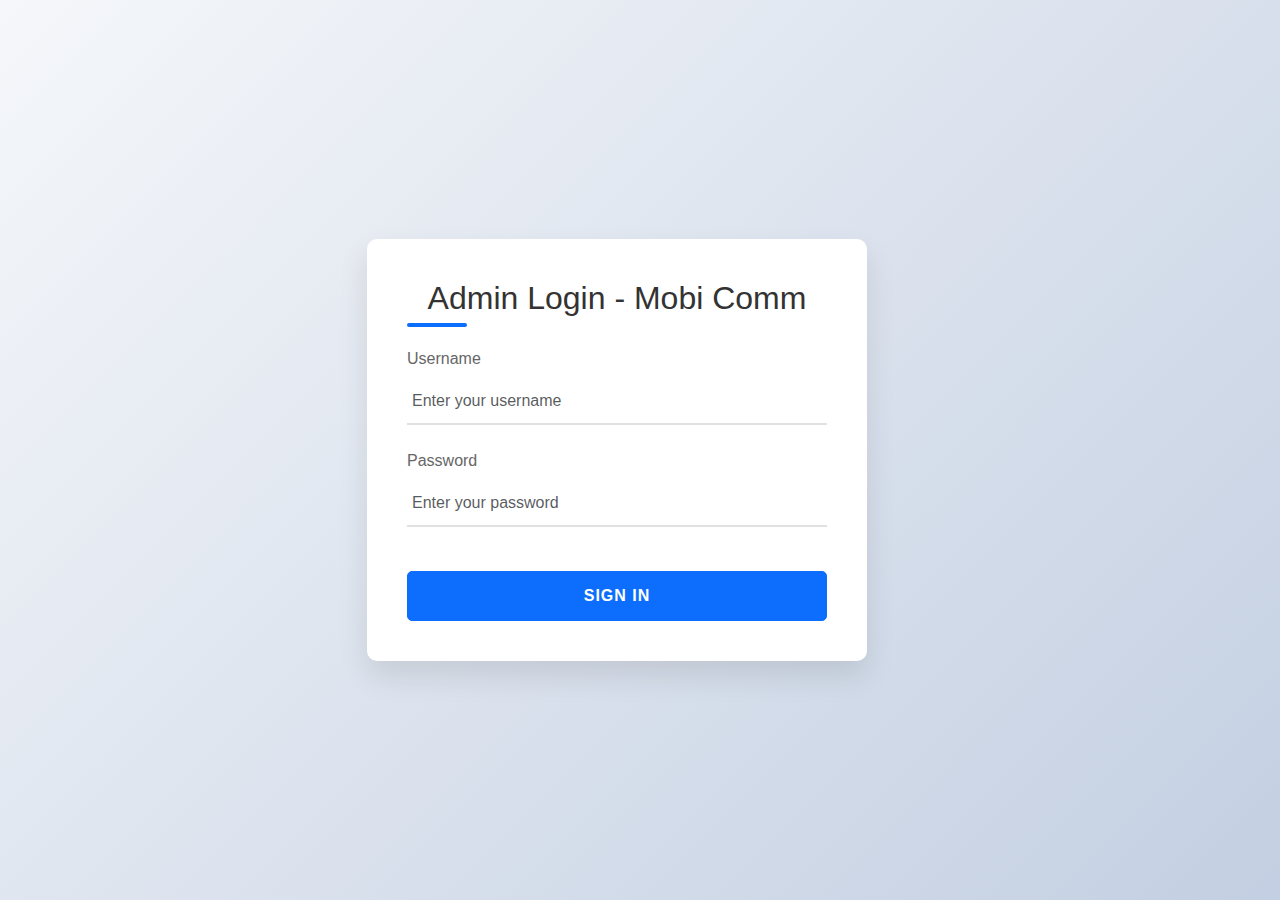
<file: adminHTML2/adminDashboard.html>
<!DOCTYPE html>
<html lang="en">
<head>
    <meta charset="UTF-8">
    <meta name="viewport" content="width=device-width, initial-scale=1.0">
    <title>Mobi Comm Admin Dashboard</title>
    <link href="https://cdn.jsdelivr.net/npm/bootstrap@5.3.3/dist/css/bootstrap.min.css" rel="stylesheet">
    <link rel="stylesheet" href="https://cdn.jsdelivr.net/npm/bootstrap-icons@1.11.3/font/bootstrap-icons.min.css">
    <style>
        :root {
            --primary: #3a86ff;
            --text-dark: #212529;
            --text-light: #6c757d;
            --warning: #ffc107;
            --success: #20c997;
            --danger: #dc3545;
        }

        body {
            background-color: #f8f9fa;
            color: var(--text-dark);
            min-height: 100vh;
        }

        .navbar-brand {
            color: var(--primary) !important;
            font-weight: 600;
        }

        .user-avatar {
            width: 32px;
            height: 32px;
            border-radius: 50%;
            background-color: var(--primary);
            color: white;
            display: flex;
            align-items: center;
            justify-content: center;
        }

        .sidebar {
            position: fixed;
            top: 56px;
            bottom: 0;
            width: 240px;
            background-color: white;
            box-shadow: 0 .125rem .25rem rgba(0,0,0,.075);
            z-index: 1000;
            transition: transform 0.3s ease;
            overflow-y: auto;
        }

        .sidebar .nav-link {
            color: var(--text-light);
            padding: 0.75rem 1.5rem;
            display: flex;
            align-items: center;
            gap: 0.75rem;
        }

        .sidebar .nav-link:hover {
            background-color: rgba(58, 134, 255, 0.05);
            color: var(--primary);
        }

        .sidebar .nav-link.active {
            color: var(--primary);
            border-left: 3px solid var(--primary);
            background-color: rgba(58, 134, 255, 0.1);
        }

        .main-content {
            margin-left: 240px;
            padding: 1.5rem;
            margin-top: 56px;
        }

        .search-icon {
            position: absolute;
            left: 10px;
            top: 50%;
            transform: translateY(-50%);
            color: var(--text-light);
        }

        @media (max-width: 991.98px) {
            .sidebar {
                transform: translateX(-100%);
            }

            .sidebar.show {
                transform: translateX(0);
            }

            .main-content {
                margin-left: 0;
            }
        }

        /* Dashboard cards */
        .stat-card {
            border-radius: 0.5rem;
            border-left: 4px solid var(--primary);
            transition: transform 0.2s;
        }
        
        .stat-card:hover {
            transform: translateY(-5px);
        }
        
        .stat-icon {
            width: 48px;
            height: 48px;
            border-radius: 50%;
            background-color: rgba(58, 134, 255, 0.1);
            color: var(--primary);
            display: flex;
            align-items: center;
            justify-content: center;
        }

        .stat-card.warning {
            border-left-color: var(--warning);
        }
        
        .stat-card.warning .stat-icon {
            background-color: rgba(255, 193, 7, 0.1);
            color: var(--warning);
        }
        
        .stat-card.success {
            border-left-color: var(--success);
        }
        
        .stat-card.success .stat-icon {
            background-color: rgba(32, 201, 151, 0.1);
            color: var(--success);
        }

        .expiring-badge {
            background-color: var(--warning);
            color: #212529;
        }

        .table-responsive {
            border-radius: 0.5rem;
            overflow-x: auto;
            -webkit-overflow-scrolling: touch;
        }

        .dashboard-table {
            min-width: 100%;
            margin-bottom: 0;
        }

        .dashboard-table th {
            background-color: #f8f9fa;
            font-weight: 600;
            white-space: nowrap;
        }

        .dashboard-table td {
            white-space: nowrap;
            vertical-align: middle;
        }

        /* Modal styles */
        .modal-content {
            border-radius: 0.5rem;
        }

        .modal-header {
            background-color: var(--primary);
            color: white;
        }

        .modal-header .btn-close {
            filter: invert(1);
        }

        .modal-body {
            white-space: pre-wrap;
        }

        /* Responsive adjustments */
        @media (max-width: 768px) {
            .dashboard-table .hide-on-mobile {
                display: none;
            }

            .dashboard-table td, .dashboard-table th {
                font-size: 0.875rem;
            }

            .stat-card {
                text-align: center;
            }

            .stat-card .stat-icon {
                margin: 0 auto 1rem;
            }
        }

        @media (max-width: 576px) {
            .dashboard-table td, .dashboard-table th {
                font-size: 0.75rem;
                padding: 0.5rem;
            }

            .btn-sm {
                padding: 0.25rem 0.5rem;
                font-size: 0.75rem;
            }
        }
    </style>
</head>
<body>
    <!-- Navbar -->
    <nav class="navbar navbar-expand-lg navbar-light bg-white fixed-top shadow-sm">
        <div class="container-fluid">
            <button class="btn d-lg-none border-0" type="button" id="sidebarToggle" aria-label="Toggle navigation">
                <i class="bi bi-list"></i>
            </button>
            
            <a class="navbar-brand d-flex align-items-center gap-2 ms-2" href="#">
                <i class="bi bi-box"></i>
                <span>Mobi Comm</span>
            </a>
            
            <div class="ms-auto d-flex align-items-center gap-3">
                <div class="d-none d-md-block position-relative">
                    <i class="bi bi-search search-icon"></i>
                    <input type="text" class="form-control ps-4 rounded-pill" style="width: 220px;" placeholder="Search...">
                </div>
                
                <div class="dropdown">
                    <div class="d-flex align-items-center gap-2" role="button" id="userDropdown" data-bs-toggle="dropdown" aria-expanded="false">
                        <div class="user-avatar">A</div>
                        <span class="d-none d-md-inline">Admin</span>
                        <i class="bi bi-chevron-down small ms-1"></i>
                    </div>
                    <ul class="dropdown-menu dropdown-menu-end shadow" aria-labelledby="userDropdown">
                        <li><a class="dropdown-item" href="#"><i class="bi bi-person me-2"></i>Profile</a></li>
                        <li><a class="dropdown-item" href="#"><i class="bi bi-gear me-2"></i>Settings</a></li>
                        <li><hr class="dropdown-divider"></li>
                        <li><a class="dropdown-item" href="#" onclick="logout()"><i class="bi bi-box-arrow-right me-2"></i>Logout</a></li>
                    </ul>
                </div>
            </div>
        </div>
    </nav>

    <!-- Sidebar -->
    <aside class="sidebar" id="sidebar">
        <div class="py-2">
            <nav class="nav flex-column">
                <a class="nav-link active" href="adminDashboard.html">
                    <i class="bi bi-grid-1x2-fill"></i>
                    Dashboard
                </a>
                <a class="nav-link" href="planManagement.html">
                    <i class="bi bi-box"></i>
                    Plan Management
                </a>
                <a class="nav-link" href="userManagement.html">
                    <i class="bi bi-people"></i>
                    User Management
                </a>
                <a class="nav-link" href="analytics.html">
                    <i class="bi bi-bar-chart"></i>
                    Analytics
                </a>
                <a class="nav-link" href="adminProfile.html">
                    <i class="bi bi-person-circle"></i>
                    Profile
                </a>
                <a class="nav-link" href="#" onclick="logout()">
                    <i class="bi bi-box-arrow-right"></i>
                    Logout
                </a>
            </nav>
        </div>
    </aside>

    <!-- Main Content -->
    <main class="main-content">
        <div class="container-fluid">
            <!-- Page Header -->
            <div class="d-flex justify-content-between align-items-center mb-4 flex-wrap">
                <h4 class="mb-0">Dashboard Overview</h4>
                <div class="mt-2 mt-lg-0">
                    <button class="btn btn-sm btn-outline-primary me-2" onclick="exportData()">
                        <i class="bi bi-download me-1"></i> Export
                    </button>
                    <button class="btn btn-sm btn-primary" onclick="fetchDashboardData()">
                        <i class="bi bi-arrow-repeat me-1"></i> Refresh
                    </button>
                </div>
            </div>

            <!-- Stats Cards -->
            <div class="row g-4 mb-4">
                <!-- Total Subscribers -->
                <div class="col-md-3 col-sm-6">
                    <div class="card stat-card shadow-sm h-100">
                        <div class="card-body d-flex align-items-center">
                            <div class="stat-icon me-3">
                                <i class="bi bi-people-fill fs-4"></i>
                            </div>
                            <div>
                                <h6 class="text-muted mb-1">Total Subscribers</h6>
                                <h3 class="fw-bold mb-0" id="totalSubscribers">0</h3>
                            </div>
                        </div>
                    </div>
                </div>

                <!-- Plans Expiring Within 3 Days -->
                <div class="col-md-3 col-sm-6">
                    <div class="card stat-card warning shadow-sm h-100">
                        <div class="card-body d-flex align-items-center">
                            <div class="stat-icon me-3">
                                <i class="bi bi-hourglass-split fs-4"></i>
                            </div>
                            <div>
                                <h6 class="text-muted mb-1">Plans Expiring Soon</h6>
                                <h3 class="fw-bold mb-0" id="expiringPlans">0</h3>
                            </div>
                        </div>
                    </div>
                </div>

                <!-- Recent Transactions -->
                <div class="col-md-3 col-sm-6">
                    <div class="card stat-card warning shadow-sm h-100">
                        <div class="card-body d-flex align-items-center">
                            <div class="stat-icon me-3">
                                <i class="bi bi-alarm-fill fs-4"></i>
                            </div>
                            <div>
                                <h6 class="text-muted mb-1">Recent Transactions</h6>
                                <h3 class="fw-bold mb-0" id="recentTransactions">0</h3>
                            </div>
                        </div>
                    </div>
                </div>

                <!-- Active Plans -->
                <div class="col-md-3 col-sm-6">
                    <div class="card stat-card success shadow-sm h-100">
                        <div class="card-body d-flex align-items-center">
                            <div class="stat-icon me-3">
                                <i class="bi bi-check-circle-fill fs-4"></i>
                            </div>
                            <div>
                                <h6 class="text-muted mb-1">Active Plans</h6>
                                <h3 class="fw-bold mb-0" id="activePlans">0</h3>
                            </div>
                        </div>
                    </div>
                </div>
            </div>

            <!-- Expiring Subscribers Table -->
            <div class="card shadow-sm mb-4">
                <div class="card-header bg-white py-3">
                    <div class="d-flex justify-content-between align-items-center flex-wrap">
                        <h5 class="mb-0">
                            <i class="bi bi-hourglass-split me-2 text-warning"></i>
                            Subscribers with Plans Expiring Within 3 Days
                        </h5>
                        <div class="mt-2 mt-md-0 position-relative">
                            <i class="bi bi-search search-icon"></i>
                            <input type="text" class="form-control form-control-sm ps-4" id="expiringSearch" placeholder="Search subscriber...">
                        </div>
                    </div>
                </div>
                <div class="card-body p-0">
                    <div class="table-responsive">
                        <table class="table table-hover dashboard-table">
                            <thead>
                                <tr>
                                    <th>ID</th>
                                    <th>Name</th>
                                    <th>Mobile</th>
                                    <th>Plan</th>
                                    <th>Expiry Date</th>
                                    <th>Days Left</th>
                                    <th class="hide-on-mobile">Actions</th>
                                </tr>
                            </thead>
                            <tbody id="expiringSubscribersList">
                                <tr>
                                    <td colspan="7" class="text-center py-3">Loading data...</td>
                                </tr>
                            </tbody>
                        </table>
                    </div>
                </div>
            </div>

            <!-- Recent Transactions Table -->
            <div class="card shadow-sm mb-4">
                <div class="card-header bg-white py-3">
                    <div class="d-flex justify-content-between align-items-center flex-wrap">
                        <h5 class="mb-0">
                            <i class="bi bi-clock-history me-2 text-warning"></i>
                            Recent Recharge Transactions
                        </h5>
                        <div class="mt-2 mt-md-0 position-relative">
                            <i class="bi bi-search search-icon"></i>
                            <input type="text" class="form-control form-control-sm ps-4" id="transactionSearch" placeholder="Search mobile number...">
                        </div>
                    </div>
                </div>
                <div class="card-body p-0">
                    <div class="table-responsive">
                        <table class="table table-hover dashboard-table">
                            <thead>
                                <tr>
                                    <th>Transaction ID</th>
                                    <th>Subscriber</th>
                                    <th>Mobile Number</th>
                                    <th>Plan</th>
                                    <th>Amount</th>
                                    <th>Date</th>
                                    <th>Status</th>
                                    <th class="hide-on-mobile">Actions</th>
                                </tr>
                            </thead>
                            <tbody id="recentTransactionsList">
                                <tr>
                                    <td colspan="8" class="text-center py-3">Loading data...</td>
                                </tr>
                            </tbody>
                        </table>
                    </div>
                </div>
            </div>
            
            <!-- Subscribers Table -->
            <div class="card shadow-sm">
                <div class="card-header bg-white py-3">
                    <div class="d-flex justify-content-between align-items-center flex-wrap">
                        <h5 class="mb-0">
                            <i class="bi bi-people me-2 text-primary"></i>
                            All Subscribers
                        </h5>
                        <div class="mt-2 mt-md-0 position-relative">
                            <i class="bi bi-search search-icon"></i>
                            <input type="text" class="form-control form-control-sm ps-4" id="subscriberSearch" placeholder="Search subscriber...">
                        </div>
                    </div>
                </div>
                <div class="card-body p-0">
                    <div class="table-responsive">
                        <table class="table table-hover dashboard-table">
                            <thead>
                                <tr>
                                    <th>ID</th>
                                    <th>Name</th>
                                    <th>Mobile</th>
                                    <th>Email</th>
                                    <th>Operator</th>
                                    <th class="hide-on-mobile">Actions</th>
                                </tr>
                            </thead>
                            <tbody id="subscribersList">
                                <tr>
                                    <td colspan="6" class="text-center py-3">Loading data...</td>
                                </tr>
                            </tbody>
                        </table>
                    </div>
                </div>
            </div>
        </div>
    </main>

    <!-- Notification Modal -->
    <div class="modal fade" id="notificationModal" tabindex="-1" aria-labelledby="notificationModalLabel" aria-hidden="true">
        <div class="modal-dialog">
            <div class="modal-content">
                <div class="modal-header">
                    <h5 class="modal-title" id="notificationModalLabel">Notification Status</h5>
                    <button type="button" class="btn-close" data-bs-dismiss="modal" aria-label="Close"></button>
                </div>
                <div class="modal-body" id="notificationModalBody">
                    <!-- Notification message will be inserted here -->
                </div>
                <div class="modal-footer">
                    <button type="button" class="btn btn-primary" data-bs-dismiss="modal">Close</button>
                </div>
            </div>
        </div>
    </div>

    <script src="https://cdn.jsdelivr.net/npm/bootstrap@5.3.3/dist/js/bootstrap.bundle.min.js"></script>
    <script>
        // Constants
        const API_URL = 'http://localhost:8015';

        // Utility function to get headers with authorization token
        const headers = () => ({
            'Content-Type': 'application/json',
            'Authorization': `Bearer ${localStorage.getItem('mobi_comm_auth_token')}`
        });

        function checkAuth() {
            const token = localStorage.getItem('mobi_comm_auth_token');
            const role = localStorage.getItem('user_role');
            if (!token || role !== 'ROLE_ADMIN') {
                window.location.href = 'adminLogin.html';
                return false;
            }
            return true;
        }

        function logout() {
            localStorage.removeItem('mobi_comm_auth_token');
            localStorage.removeItem('user_role');
            window.location.href = 'adminLogin.html';
        }

        async function fetchDashboardData() {
            if (!checkAuth()) return;

            try {
                showLoadingState();

                const [subscribersRes, plansRes, transactionsRes] = await Promise.all([
                    fetch(`${API_URL}/api/subscribers/allsubscribers`, { headers: headers() }),
                    fetch(`${API_URL}/api/plans`, { headers: headers() }),
                    fetchAllTransactions()
                ]);

                if (!subscribersRes.ok || !plansRes.ok) {
                    throw new Error('Failed to fetch dashboard data');
                }

                const subscribers = await subscribersRes.json();
                const plans = await plansRes.json();
                const transactions = transactionsRes;

                const expiringSubscribers = await fetchExpiringSubscribers(subscribers, transactions);

                updateDashboardUI({
                    totalSubscribers: subscribers.length,
                    expiringPlans: expiringSubscribers.length,
                    recentTransactions: transactions.length,
                    activePlans: plans.filter(plan => plan.status === 'Active').length,
                    subscribers,
                    transactions,
                    expiringSubscribers
                });
            } catch (error) {
                console.error('Error fetching dashboard data:', error);
                showModal('Error', 'Failed to load dashboard data. Please check your connection and try again.', 'danger');
                resetUIOnError();
            }
        }

        async function fetchAllTransactions() {
            try {
                const allTransactions = [];
                const subscribersRes = await fetch(`${API_URL}/api/subscribers/allsubscribers`, { headers: headers() });
                if (!subscribersRes.ok) throw new Error('Failed to fetch subscribers');

                const subscribers = await subscribersRes.json();

                const transactionPromises = subscribers.map(async subscriber => {
                    try {
                        const response = await fetch(`${API_URL}/api/recharge/subscriber/${subscriber.id}`, { 
                            headers: headers() 
                        });
                        if (response.ok) {
                            const transactions = await response.json();
                            return transactions;
                        }
                        return [];
                    } catch (error) {
                        console.error(`Error fetching transactions for subscriber ${subscriber.id}:`, error);
                        return [];
                    }
                });

                const results = await Promise.all(transactionPromises);
                results.forEach(transactions => {
                    if (Array.isArray(transactions)) {
                        allTransactions.push(...transactions);
                    }
                });

                return allTransactions.sort((a, b) => new Date(b.rechargeDate) - new Date(a.rechargeDate));
            } catch (error) {
                console.error('Error fetching all transactions:', error);
                return [];
            }
        }

        async function fetchExpiringSubscribers(subscribers, transactions) {
            const expiringSubscribers = [];
            const today = new Date();
            const threeDaysFromNow = new Date(today);
            threeDaysFromNow.setDate(today.getDate() + 3);

            for (const subscriber of subscribers) {
                const subscriberTransactions = transactions.filter(t => t.subscriber?.id === subscriber.id);
                if (subscriberTransactions.length > 0) {
                    const latestTransaction = subscriberTransactions.sort((a, b) => 
                        new Date(b.rechargeDate) - new Date(a.rechargeDate))[0];
                    
                    const plan = latestTransaction.plan;
                    if (plan && plan.validity) {
                        const rechargeDate = new Date(latestTransaction.rechargeDate);
                        const validityDays = parseInt(plan.validity.match(/\d+/)?.[0]) || 0;
                        const expiryDate = new Date(rechargeDate);
                        expiryDate.setDate(rechargeDate.getDate() + validityDays);

                        const daysLeft = Math.ceil((expiryDate - today) / (1000 * 60 * 60 * 24));
                        if (daysLeft >= 0 && expiryDate <= threeDaysFromNow) {
                            expiringSubscribers.push({
                                ...subscriber,
                                planName: plan.planName,
                                expiryDate: expiryDate,
                                daysLeft: daysLeft,
                                transaction: latestTransaction
                            });
                        }
                    }
                }
            }
            return expiringSubscribers;
        }

        function showLoadingState() {
            document.getElementById('expiringSubscribersList').innerHTML = 
                '<tr><td colspan="7" class="text-center py-3"><div class="spinner-border spinner-border-sm text-primary me-2" role="status"></div> Loading expiring subscribers...</td></tr>';
            document.getElementById('recentTransactionsList').innerHTML = 
                '<tr><td colspan="8" class="text-center py-3"><div class="spinner-border spinner-border-sm text-primary me-2" role="status"></div> Loading transactions...</td></tr>';
            document.getElementById('subscribersList').innerHTML = 
                '<tr><td colspan="6" class="text-center py-3"><div class="spinner-border spinner-border-sm text-primary me-2" role="status"></div> Loading subscribers...</td></tr>';
        }

        function resetUIOnError() {
            document.getElementById('totalSubscribers').textContent = '0';
            document.getElementById('expiringPlans').textContent = '0';
            document.getElementById('recentTransactions').textContent = '0';
            document.getElementById('activePlans').textContent = '0';
            document.getElementById('expiringSubscribersList').innerHTML = 
                '<tr><td colspan="7" class="text-center py-3">Failed to load data</td></tr>';
            document.getElementById('recentTransactionsList').innerHTML = 
                '<tr><td colspan="8" class="text-center py-3">Failed to load data</td></tr>';
            document.getElementById('subscribersList').innerHTML = 
                '<tr><td colspan="6" class="text-center py-3">Failed to load data</td></tr>';
        }

        function updateDashboardUI(data) {
            document.getElementById('totalSubscribers').textContent = data.totalSubscribers.toLocaleString();
            document.getElementById('expiringPlans').textContent = data.expiringPlans.toLocaleString();
            document.getElementById('recentTransactions').textContent = data.recentTransactions.toLocaleString();
            document.getElementById('activePlans').textContent = data.activePlans.toLocaleString();

            const expiringSubscribersList = document.getElementById('expiringSubscribersList');
            if (data.expiringSubscribers.length === 0) {
                expiringSubscribersList.innerHTML = '<tr><td colspan="7" class="text-center py-3">No subscribers with plans expiring soon</td></tr>';
            } else {
                expiringSubscribersList.innerHTML = data.expiringSubscribers.map(sub => `
                    <tr>
                        <td>${sub.id}</td>
                        <td>${sub.name}</td>
                        <td>${sub.mobile}</td>
                        <td>${sub.planName || 'N/A'}</td>
                        <td>${formatDate(sub.expiryDate)}</td>
                        <td><span class="badge bg-warning">${sub.daysLeft} day${sub.daysLeft !== 1 ? 's' : ''}</span></td>
                        <td class="hide-on-mobile">
                            <button class="btn btn-sm btn-outline-info me-1" onclick="viewSubscriberDetails(${sub.id})">
                                <i class="bi bi-eye"></i>
                            </button>
                            <button class="btn btn-sm btn-outline-warning" onclick="notifySubscriber(${sub.id}, '${sub.mobile}', '${sub.email}', '${sub.planName}', ${sub.daysLeft})">
                                <i class="bi bi-bell"></i>
                            </button>
                        </td>
                    </tr>
                `).join('');
            }

            const recentTransactionsList = document.getElementById('recentTransactionsList');
            if (data.transactions.length === 0) {
                recentTransactionsList.innerHTML = '<tr><td colspan="8" class="text-center py-3">No transactions found</td></tr>';
            } else {
                const recentTransactions = data.transactions.slice(0, 10);
                recentTransactionsList.innerHTML = recentTransactions.map(trans => {
                    const statusClass = trans.status === 'SUCCESS' ? 'success' : 
                                       trans.status === 'FAILED' ? 'danger' : 'warning';
                    const subscriber = data.subscribers.find(sub => sub.id === trans.subscriber?.id);
                    const subscriberName = subscriber ? subscriber.name : 'Unknown';
                    return `
                        <tr>
                            <td>${trans.transactionId}</td>
                            <td>${subscriberName}</td>
                            <td>${trans.mobileNumber}</td>
                            <td>${trans.plan?.planName || 'N/A'}</td>
                            <td>₹${trans.amount.toFixed(2)}</td>
                            <td>${formatDate(trans.rechargeDate)}</td>
                            <td><span class="badge bg-${statusClass}">${trans.status}</span></td>
                            <td class="hide-on-mobile">
                                <button class="btn btn-sm btn-outline-primary" onclick="viewTransactionDetails('${trans.id}')">
                                    <i class="bi bi-eye"></i>
                                </button>
                            </td>
                        </tr>
                    `;
                }).join('');
            }

            const subscribersList = document.getElementById('subscribersList');
            if (data.subscribers.length === 0) {
                subscribersList.innerHTML = '<tr><td colspan="6" class="text-center py-3">No subscribers found</td></tr>';
            } else {
                const displayedSubscribers = data.subscribers.slice(0, 10);
                subscribersList.innerHTML = displayedSubscribers.map(sub => `
                    <tr>
                        <td>${sub.id}</td>
                        <td>${sub.name}</td>
                        <td>${sub.mobile}</td>
                        <td>${sub.email}</td>
                        <td>${sub.operator || 'N/A'}</td>
                        <td class="hide-on-mobile">
                            <button class="btn btn-sm btn-outline-info me-1" onclick="viewSubscriberDetails(${sub.id})">
                                <i class="bi bi-eye"></i>
                            </button>
                            <button class="btn btn-sm btn-outline-primary me-1" onclick="editSubscriber(${sub.id})">
                                <i class="bi bi-pencil"></i>
                            </button>
                            <button class="btn btn-sm btn-outline-danger" onclick="deleteSubscriber(${sub.id})">
                                <i class="bi bi-trash"></i>
                            </button>
                        </td>
                    </tr>
                `).join('');
            }

            applySearchFilters();
        }

        function formatDate(date) {
            if (!date) return 'N/A';
            return new Date(date).toLocaleString('en-US', {
                year: 'numeric',
                month: 'short',
                day: 'numeric',
                hour: '2-digit',
                minute: '2-digit'
            });
        }

        function formatPhoneNumber(mobile) {
            if (!mobile) {
                console.error('Mobile number is undefined or null');
                return '';
            }
            const cleaned = mobile.replace(/\D/g, '');
            if (cleaned.startsWith('+91')) {
                return cleaned;
            }
            if (cleaned.length === 10) {
                return `+91${cleaned}`;
            }
            if (cleaned.length === 12 && cleaned.startsWith('91')) {
                return `+${cleaned}`;
            }
            console.warn(`Phone number ${mobile} is not in a recognizable format. Returning as-is: ${cleaned}`);
            return cleaned;
        }

        function showModal(title, message, type = 'success') {
            const modal = new bootstrap.Modal(document.getElementById('notificationModal'), {
                keyboard: false
            });
            const modalTitle = document.getElementById('notificationModalLabel');
            const modalBody = document.getElementById('notificationModalBody');
            const modalHeader = document.querySelector('#notificationModal .modal-header');

            modalTitle.textContent = title;
            modalBody.textContent = message;

            modalHeader.classList.remove('bg-success', 'bg-danger', 'bg-warning');
            if (type === 'success') {
                modalHeader.classList.add('bg-success');
            } else if (type === 'danger') {
                modalHeader.classList.add('bg-danger');
            } else if (type === 'warning') {
                modalHeader.classList.add('bg-warning');
            } else {
                modalHeader.classList.add('bg-primary');
            }

            modal.show();
        }

        async function notifySubscriber(subscriberId, mobile, email, planName, daysLeft) {
            const formattedMobile = formatPhoneNumber(mobile);
            if (!formattedMobile || !formattedMobile.startsWith('+')) {
                showModal('Error', 'Invalid phone number format. Please ensure the mobile number is correct.', 'danger');
                return;
            }

            const message = `Your Mobi Comm pack on ${mobile} is about to expire in ${daysLeft} day${daysLeft !== 1 ? 's' : ''}! Recharge now with Rs349 to stay connected. Get UL calls, 2GB data/day, 100 SMS/day & UL 5G available, for 28 days. Recharge on Mobi Comm website with ZERO CONVENIENCE FEE at mobicomm.com/recharge`;

            console.log(`Attempting to send notifications to: ${formattedMobile}, ${email}`);
            console.log(`Message: ${message}`);

            let emailSuccess = false;
            let smsSuccess = false;
            let smsErrorMessage = '';
            let emailErrorMessage = '';

            try {
                const emailResponse = await fetch(`${API_URL}/api/send-email`, {
                    method: 'POST',
                    headers: headers(),
                    body: JSON.stringify({
                        to: email,
                        subject: 'Plan Expiration Reminder',
                        body: message
                    })
                });

                if (emailResponse.ok) {
                    emailSuccess = true;
                    console.log('Email sent successfully');
                } else {
                    emailErrorMessage = await emailResponse.text();
                    console.error(`Email failed: ${emailResponse.status} - ${emailErrorMessage}`);
                }

                console.log(`Sending SMS to ${formattedMobile}`);
                const smsResponse = await fetch(`${API_URL}/api/send-sms`, {
                    method: 'POST',
                    headers: headers(),
                    body: JSON.stringify({
                        to: formattedMobile,
                        message: message
                    })
                });

                const smsResponseText = await smsResponse.text();
                console.log(`SMS Response: ${smsResponse.status} - ${smsResponseText}`);

                if (smsResponse.ok) {
                    smsSuccess = true;
                    console.log('SMS sent successfully');
                } else {
                    smsErrorMessage = smsResponseText || 'Unknown error';
                    console.error(`SMS failed: ${smsResponse.status} - ${smsErrorMessage}`);
                }

                if (emailSuccess && smsSuccess) {
                    showModal(
                        'Success',
                        `Notifications sent successfully to ${mobile} and ${email}:\n\n${message}`,
                        'success'
                    );
                } else if (emailSuccess) {
                    showModal(
                        'Partial Success',
                        `Email sent successfully to ${email}, but SMS failed:\nError: ${smsErrorMessage}\n\n${message}`,
                        'warning'
                    );
                } else if (smsSuccess) {
                    showModal(
                        'Partial Success',
                        `SMS sent successfully to ${formattedMobile}, but email failed:\nError: ${emailErrorMessage}\n\n${message}`,
                        'warning'
                    );
                } else {
                    throw new Error(`Both notifications failed.\nEmail Error: ${emailErrorMessage}\nSMS Error: ${smsErrorMessage}`);
                }
            } catch (error) {
                console.error('Notification error:', error);
                showModal(
                    'Error',
                    `Failed to send notifications: ${error.message}. Please check the console for details and try again.`,
                    'danger'
                );
            }
        }

        function applySearchFilters() {
            const expiringSearch = document.getElementById('expiringSearch');
            expiringSearch.addEventListener('input', function() {
                const searchTerm = this.value.toLowerCase();
                const rows = document.querySelectorAll('#expiringSubscribersList tr');
                rows.forEach(row => {
                    const name = row.querySelector('td:nth-child(2)')?.textContent.toLowerCase();
                    const mobile = row.querySelector('td:nth-child(3)')?.textContent.toLowerCase();
                    if ((name && name.includes(searchTerm)) || (mobile && mobile.includes(searchTerm))) {
                        row.style.display = '';
                    } else {
                        row.style.display = 'none';
                    }
                });
            });

            const transactionSearch = document.getElementById('transactionSearch');
            transactionSearch.addEventListener('input', function() {
                const searchTerm = this.value.toLowerCase();
                const rows = document.querySelectorAll('#recentTransactionsList tr');
                rows.forEach(row => {
                    const mobileNumber = row.querySelector('td:nth-child(3)')?.textContent.toLowerCase();
                    if (mobileNumber && mobileNumber.includes(searchTerm)) {
                        row.style.display = '';
                    } else {
                        row.style.display = 'none';
                    }
                });
            });

            const subscriberSearch = document.getElementById('subscriberSearch');
            subscriberSearch.addEventListener('input', function() {
                const searchTerm = this.value.toLowerCase();
                const rows = document.querySelectorAll('#subscribersList tr');
                rows.forEach(row => {
                    const name = row.querySelector('td:nth-child(2)')?.textContent.toLowerCase();
                    const mobile = row.querySelector('td:nth-child(3)')?.textContent.toLowerCase();
                    const email = row.querySelector('td:nth-child(4)')?.textContent.toLowerCase();
                    if ((name && name.includes(searchTerm)) || (mobile && mobile.includes(searchTerm)) || (email && email.includes(searchTerm))) {
                        row.style.display = '';
                    } else {
                        row.style.display = 'none';
                    }
                });
            });
        }

        function viewSubscriberDetails(id) {
            showModal('Info', `View details for subscriber ID: ${id}`);
        }

        function editSubscriber(id) {
            showModal('Info', `Edit subscriber ID: ${id}`);
        }

        async function deleteSubscriber(id) {
            if (!confirm(`Are you sure you want to delete subscriber ID: ${id}?`)) return;
            
            try {
                const response = await fetch(`${API_URL}/api/subscribers/${id}`, {
                    method: 'DELETE',
                    headers: headers()
                });
                
                if (response.ok) {
                    showModal('Success', 'Subscriber deleted successfully', 'success');
                    fetchDashboardData();
                } else {
                    throw new Error('Failed to delete subscriber');
                }
            } catch (error) {
                console.error('Error deleting subscriber:', error);
                showModal('Error', 'Failed to delete subscriber. Please try again.', 'danger');
            }
        }

        function viewTransactionDetails(id) {
            showModal('Info', `View details for transaction ID: ${id}`);
        }

        function exportData() {
            showModal('Info', 'Export functionality will be implemented here');
        }

        document.addEventListener('DOMContentLoaded', () => {
            if (!checkAuth()) return;
            
            const sidebar = document.getElementById('sidebar');
            const sidebarToggle = document.getElementById('sidebarToggle');
            
            sidebarToggle.addEventListener('click', () => {
                sidebar.classList.toggle('show');
            });

            document.addEventListener('click', (e) => {
                if (window.innerWidth <= 991.98 && 
                    !sidebar.contains(e.target) && 
                    !sidebarToggle.contains(e.target) && 
                    sidebar.classList.contains('show')) {
                    sidebar.classList.remove('show');
                }
            });
            
            fetchDashboardData();
            setInterval(fetchDashboardData, 5 * 60 * 1000);
        });
    </script>
</body>
</html>
</file>
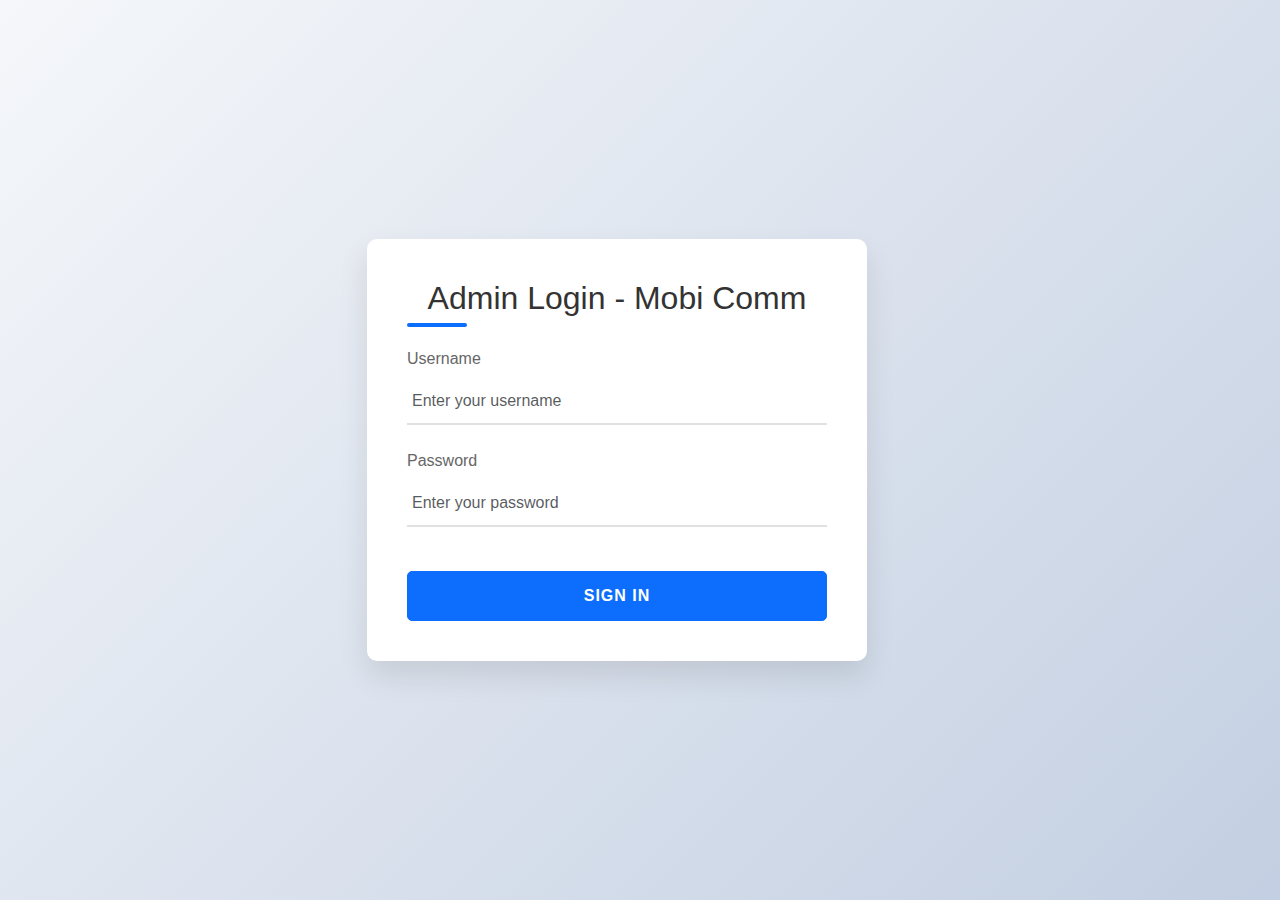
<file: adminHTML2/adminLogin.html>
<!DOCTYPE html>
<html lang="en">
<head>
    <meta charset="UTF-8">
    <meta name="viewport" content="width=device-width, initial-scale=1.0">
    <title>Login</title>
    <link href="https://cdn.jsdelivr.net/npm/bootstrap@5.3.0-alpha1/dist/css/bootstrap.min.css" rel="stylesheet">
    <style>
        body {
            background: linear-gradient(135deg, #f5f7fa 0%, #c3cfe2 100%);
            min-height: 100vh;
            display: flex;
            align-items: center;
            font-family: 'Segoe UI', Tahoma, Geneva, Verdana, sans-serif;
        }
        .login-container {
            background-color: white;
            border-radius: 10px;
            box-shadow: 0 15px 30px rgba(0, 0, 0, 0.1);
            padding: 40px;
            max-width: 500px;
            width: 100%;
        }
        
        .login-header {
            margin-bottom: 30px;
            color: #333;
            position: relative;
        }
        
        .login-header:after {
            content: "";
            position: absolute;
            left: 0;
            bottom: -10px;
            height: 4px;
            width: 60px;
            background: #0d6efd;
            border-radius: 2px;
        }
        
        .form-control {
            border: none;
            border-bottom: 2px solid #e1e1e1;
            border-radius: 0;
            padding: 10px 5px;
            transition: all 0.3s ease;
            box-shadow: none;
        }
        
        .form-control:focus {
            border-color: #0d6efd;
            box-shadow: none;
        }
        
        .form-label {
            color: #666;
            font-weight: 500;
        }
        
        .btn-login {
            padding: 12px;
            font-weight: 600;
            text-transform: uppercase;
            letter-spacing: 1px;
            margin-top: 20px;
            border-radius: 5px;
            transition: all 0.3s;
        }
        
        .btn-login:hover {
            transform: translateY(-2px);
            box-shadow: 0 5px 15px rgba(13, 110, 253, 0.3);
        }
        
        .form-control.is-invalid {
            border-color: #dc3545;
            background-image: none;
        }
        
        .invalid-feedback {
            color: #dc3545;
            font-size: 0.875em;
        }
    </style>
</head>
<body>
    <div class="container">
        <div class="row justify-content-center">
            <div class="col-md-8 col-lg-6">
                <div class="login-container">
                    <h2 class="login-header text-center">Admin Login - Mobi Comm</h2>
                    <form id="loginForm">
                        <div class="mb-4">
                            <label for="username" class="form-label">Username</label>
                            <input type="text" class="form-control" id="username" placeholder="Enter your username" required>
                        </div>
                        <div class="mb-4">
                            <label for="password" class="form-label">Password</label>
                            <input type="password" class="form-control" id="password" placeholder="Enter your password" required>
                        </div>
                        <button type="submit" class="btn btn-primary w-100 btn-login">Sign In</button>
                    </form>
                </div>
            </div>
        </div>
    </div>

    <script src="https://cdn.jsdelivr.net/npm/bootstrap@5.3.0-alpha1/dist/js/bootstrap.bundle.min.js"></script>
    <script>
        const API_URL = 'http://localhost:8015';

        async function login(event) {
            event.preventDefault();
            const username = document.getElementById('username').value.trim();
            const password = document.getElementById('password').value;

            try {
                const response = await fetch(`${API_URL}/auth/login`, {
                    method: 'POST',
                    headers: { 'Content-Type': 'application/json' },
                    body: JSON.stringify({ username, password })
                });

                if (!response.ok) {
                    const errorData = await response.json();
                    throw new Error(errorData.error || 'Invalid credentials');
                }
 
                const data = await response.json();
                const token = data.accessToken;
                const payload = JSON.parse(atob(token.split('.')[1]));
                const role = payload.role;

                localStorage.setItem('mobi_comm_auth_token', token);
                localStorage.setItem('user_role', role);

                window.location.href = role === 'ROLE_ADMIN' ? 'adminDashboard.html' : 'adminLogin.html';
            } catch (error) {
                console.error('Login failed:', error);
                alert(`Login failed: ${error.message}`);
            }
        }

        document.getElementById('loginForm').addEventListener('submit', login);
    </script>
</body>
</html>
</file>
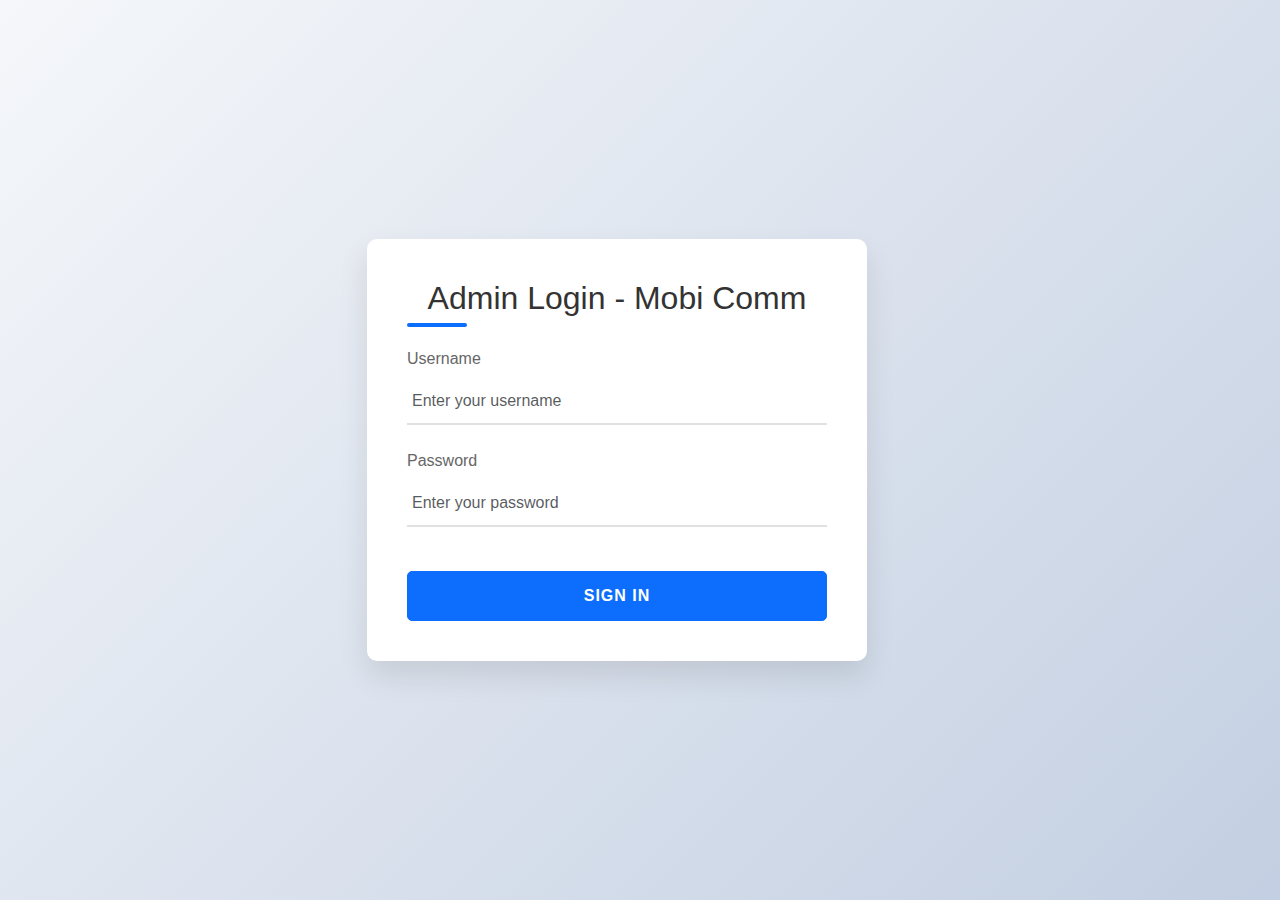
<file: adminHTML2/adminProfile.html>
<!DOCTYPE html>
<html lang="en">
<head>
    <meta charset="UTF-8">
    <meta name="viewport" content="width=device-width, initial-scale=1.0">
    <title>Mobi Comm - Admin Profile</title>
    <link href="https://cdn.jsdelivr.net/npm/bootstrap@5.3.0-alpha1/dist/css/bootstrap.min.css" rel="stylesheet">
    <link rel="stylesheet" href="https://cdn.jsdelivr.net/npm/bootstrap-icons@1.11.3/font/bootstrap-icons.min.css">
    <style>
        :root {
            --primary: #4361ee;
            --primary-light: rgba(67, 97, 238, 0.1);
            --secondary: #3f37c9;
            --text-dark: #212529;
            --text-light: #6c757d;
            --warning: #ffbe0b;
            --success: #38b000;
            --danger: #d90429;
            --gray-100: #f8f9fa;
            --gray-200: #e9ecef;
            --gray-300: #dee2e6;
            --border-radius: 0.5rem;
            --transition: all 0.3s ease;
        }

        body {
            background-color: #f5f7ff;
            color: var(--text-dark);
            min-height: 100vh;
            font-family: 'Segoe UI', Tahoma, Geneva, Verdana, sans-serif;
        }

        /* Navbar styling */
        .navbar {
            height: 70px;
            border-bottom: 1px solid var(--gray-300);
        }

        .navbar-brand {
            color: var(--primary) !important;
            font-weight: 700;
            font-size: 1.4rem;
            letter-spacing: -0.5px;
        }

        .navbar-brand i {
            color: var(--secondary);
        }

        .search-input {
            background-color: var(--gray-100);
            border: 1px solid var(--gray-300);
            transition: var(--transition);
        }

        .search-input:focus {
            background-color: white;
            box-shadow: 0 0 0 0.2rem rgba(67, 97, 238, 0.25);
        }

        .user-avatar {
            width: 40px;
            height: 40px;
            border-radius: 50%;
            background-color: var(--primary);
            color: white;
            display: flex;
            align-items: center;
            justify-content: center;
            font-weight: 600;
            transition: var(--transition);
        }

        .user-avatar:hover {
            transform: scale(1.05);
            box-shadow: 0 4px 8px rgba(0, 0, 0, 0.1);
        }

        /* Sidebar styling */
        .sidebar {
            position: fixed;
            top: 70px;
            bottom: 0;
            width: 250px;
            background-color: white;
            box-shadow: 0 0 20px rgba(0, 0, 0, 0.05);
            z-index: 1000;
            transition: var(--transition);
            overflow-y: auto;
            border-right: 1px solid var(--gray-200);
        }

        .sidebar .nav-link {
            color: var(--text-dark);
            padding: 0.9rem 1.5rem;
            display: flex;
            align-items: center;
            gap: 0.75rem;
            border-radius: 0;
            margin: 0.2rem 0.5rem;
            border-radius: var(--border-radius);
            transition: var(--transition);
        }

        .sidebar .nav-link i {
            color: var(--text-light);
            font-size: 1.1rem;
            transition: var(--transition);
        }

        .sidebar .nav-link:hover {
            background-color: var(--primary-light);
            color: var(--primary);
        }

        .sidebar .nav-link:hover i {
            color: var(--primary);
        }

        .sidebar .nav-link.active {
            color: var(--primary);
            background-color: var(--primary-light);
            font-weight: 600;
        }

        .sidebar .nav-link.active i {
            color: var(--primary);
        }

        /* Main content */
        .main-content {
            margin-left: 250px;
            padding: 2rem;
            margin-top: 70px;
        }

        /* Profile styling */
        .profile-avatar {
            width: 140px;
            height: 140px;
            border-radius: 50%;
            background-color: var(--primary);
            color: white;
            display: flex;
            align-items: center;
            justify-content: center;
            font-size: 3.5rem;
            margin-bottom: 1.5rem;
            font-weight: 600;
            box-shadow: 0 10px 15px rgba(67, 97, 238, 0.2);
            transition: var(--transition);
        }

        .profile-avatar:hover {
            transform: translateY(-5px);
            box-shadow: 0 15px 20px rgba(67, 97, 238, 0.3);
        }

        .card {
            border: none;
            border-radius: var(--border-radius);
            box-shadow: 0 5px 15px rgba(0, 0, 0, 0.05);
            transition: var(--transition);
            overflow: hidden;
        }

        .card:hover {
            box-shadow: 0 10px 25px rgba(0, 0, 0, 0.08);
            transform: translateY(-3px);
        }

        .card-title {
            font-weight: 600;
            color: var(--primary);
            margin-bottom: 1.5rem;
            padding-bottom: 0.75rem;
            border-bottom: 1px solid var(--gray-200);
        }

        .form-label {
            font-weight: 600;
            color: var(--text-dark);
        }

        .text-muted {
            font-size: 0.85rem;
            font-weight: 600;
            text-transform: uppercase;
            letter-spacing: 0.5px;
        }

        #profileDetails p {
            font-size: 1rem;
            padding: 0.5rem 0;
            margin-bottom: 0.5rem;
            border-bottom: 1px solid var(--gray-200);
        }

        /* Button styling */
        .btn-primary {
            background-color: var(--primary);
            border-color: var(--primary);
            border-radius: var(--border-radius);
            font-weight: 600;
            padding: 0.5rem 1.25rem;
            transition: var(--transition);
        }

        .btn-primary:hover {
            background-color: var(--secondary);
            border-color: var(--secondary);
            transform: translateY(-2px);
            box-shadow: 0 4px 8px rgba(67, 97, 238, 0.3);
        }

        .btn-secondary {
            background-color: var(--gray-200);
            border-color: var(--gray-300);
            color: var(--text-dark);
            border-radius: var(--border-radius);
            font-weight: 600;
            padding: 0.5rem 1.25rem;
            transition: var(--transition);
        }

        .btn-secondary:hover {
            background-color: var(--gray-300);
            border-color: var(--text-light);
            transform: translateY(-2px);
        }

        /* Form styling */
        .form-control {
            border: 1px solid var(--gray-300);
            border-radius: var(--border-radius);
            padding: 0.625rem 1rem;
            transition: var(--transition);
        }

        .form-control:focus {
            border-color: var(--primary);
            box-shadow: 0 0 0 0.25rem rgba(67, 97, 238, 0.25);
        }

        /* Dropdown styling */
        .dropdown-menu {
            border: none;
            border-radius: var(--border-radius);
            box-shadow: 0 5px 15px rgba(0, 0, 0, 0.1);
            padding: 0.5rem 0;
        }

        .dropdown-item {
            padding: 0.6rem 1.5rem;
            transition: var(--transition);
        }

        .dropdown-item:hover {
            background-color: var(--primary-light);
            color: var(--primary);
        }

        .dropdown-divider {
            margin: 0.3rem 0;
        }

        /* Responsive adjustments */
        @media (max-width: 991.98px) {
            .sidebar {
                transform: translateX(-100%);
            }

            .sidebar.show {
                transform: translateX(0);
            }

            .main-content {
                margin-left: 0;
            }
        }

        @media (max-width: 768px) {
            .profile-avatar {
                width: 100px;
                height: 100px;
                font-size: 2.5rem;
            }

            .card-body {
                padding: 1.25rem;
            }
        }

        @media (max-width: 576px) {
            .navbar {
                height: 60px;
            }
            
            .main-content {
                margin-top: 60px;
                padding: 1.25rem;
            }
            
            .sidebar {
                top: 60px;
            }
            
            .btn {
                padding: 0.4rem 0.8rem;
            }
        }
    </style>
</head>

<body>
    <!-- Top Navbar -->
    <nav class="navbar navbar-expand-lg navbar-light bg-white fixed-top shadow-sm">
        <div class="container-fluid">
            <button class="btn d-lg-none border-0" type="button" id="sidebarToggle" aria-label="Toggle navigation">
                <i class="bi bi-list fs-4"></i>
            </button>
            
            <a class="navbar-brand d-flex align-items-center gap-2 ms-2" href="#">
                <i class="bi bi-box"></i>
                <span>Mobi Comm</span>
            </a>
            
            <div class="ms-auto d-flex align-items-center gap-3">
                <div class="d-none d-md-block position-relative">
                    <i class="bi bi-search search-icon position-absolute top-50 start-0 translate-middle-y ms-3 text-muted"></i>
                    <input type="text" class="form-control search-input ps-5 rounded-pill" style="width: 250px;" placeholder="Search...">
                </div>
                
                <div class="dropdown">
                    <div class="d-flex align-items-center gap-2" role="button" id="userDropdown" data-bs-toggle="dropdown" aria-expanded="false">
                        <div class="user-avatar" id="navbarAvatar"></div>
                        <span class="d-none d-md-inline fw-semibold" id="navbarName">Admin</span>
                        <i class="bi bi-chevron-down small ms-1"></i>
                    </div>
                    <ul class="dropdown-menu dropdown-menu-end shadow" aria-labelledby="userDropdown">
                        <li><a class="dropdown-item" href="#"><i class="bi bi-person me-2"></i>Profile</a></li>
                        <li><a class="dropdown-item" href="#"><i class="bi bi-gear me-2"></i>Settings</a></li>
                        <li><hr class="dropdown-divider"></li>
                        <li><a class="dropdown-item logout-link" href="#"><i class="bi bi-box-arrow-right me-2"></i>Logout</a></li>
                    </ul>
                </div>
            </div>
        </div>
    </nav>

    <!-- Sidebar -->
    <aside class="sidebar" id="sidebar">
        <div class="py-3">
            <nav class="nav flex-column">
                <a class="nav-link" href="adminDashboard.html">
                    <i class="bi bi-grid-1x2-fill"></i>
                    Dashboard
                </a>
                <a class="nav-link" href="planManagement.html">
                    <i class="bi bi-box"></i>
                    Plan Management
                </a>
                <a class="nav-link" href="userManagement.html">
                    <i class="bi bi-people"></i>
                    User Management
                </a>
                <a class="nav-link" href="analytics.html">
                    <i class="bi bi-bar-chart"></i>
                    Analytics
                </a>
                <a class="nav-link active" href="adminProfile.html">
                    <i class="bi bi-person-circle"></i>
                    Profile
                </a>
                <a class="nav-link logout-link" href="#">
                    <i class="bi bi-box-arrow-right"></i>
                    Logout
                </a>
            </nav>
        </div>
    </aside>

    <!-- Main Content -->
    <div class="main-content">
        <div class="container-fluid">
            <div class="d-flex justify-content-between align-items-center mb-4 flex-wrap">
                <h2 class="mb-0 fw-bold">Admin Profile</h2>
                <button class="btn btn-primary" id="editProfileBtn">
                    <i class="bi bi-pencil me-1"></i> Edit Profile
                </button>
            </div>

            <div class="row">
                <div class="col-lg-4 col-md-6 mb-4">
                    <div class="card h-100">
                        <div class="card-body text-center p-4">
                            <div class="profile-avatar mx-auto" id="profileAvatar"></div>
                            <h4 class="mb-1 fw-bold" id="profileName">Admin User</h4>
                            <p class="text-primary mb-3" id="profileRole">ROLE_ADMIN</p>
                            <div class="d-flex align-items-center justify-content-center">
                                <i class="bi bi-envelope me-2 text-muted"></i>
                                <span id="profileEmail" class="text-muted">admin@example.com</span>
                            </div>
                        </div>
                    </div>
                </div>
                <div class="col-lg-8 col-md-6 mb-4">
                    <div class="card h-100">
                        <div class="card-body p-4">
                            <h5 class="card-title">Profile Details</h5>
                            <form id="profileForm" class="d-none">
                                <div class="mb-3">
                                    <label class="form-label">Full Name</label>
                                    <input type="text" class="form-control" id="editName" required>
                                </div>
                                <div class="mb-3">
                                    <label class="form-label">Email</label>
                                    <input type="email" class="form-control" id="editEmail" required>
                                </div>
                                <div class="mb-3">
                                    <label class="form-label">Current Password</label>
                                    <input type="password" class="form-control" id="currentPassword">
                                </div>
                                <div class="mb-3">
                                    <label class="form-label">New Password</label>
                                    <input type="password" class="form-control" id="newPassword">
                                </div>
                                <div class="mb-3">
                                    <label class="form-label">Confirm New Password</label>
                                    <input type="password" class="form-control" id="confirmPassword">
                                </div>
                                <div class="d-flex justify-content-end gap-2 mt-4">
                                    <button type="button" class="btn btn-secondary" id="cancelEdit">Cancel</button>
                                    <button type="submit" class="btn btn-primary">Save Changes</button>
                                </div>
                            </form>
                            <div id="profileDetails">
                                <div class="mb-4">
                                    <label class="form-label text-muted">Full Name</label>
                                    <p id="displayName">Admin User</p>
                                </div>
                                <div class="mb-4">
                                    <label class="form-label text-muted">Email</label>
                                    <p id="displayEmail">admin@example.com</p>
                                </div>
                                <div class="mb-4">
                                    <label class="form-label text-muted">Role</label>
                                    <p id="displayRole">ROLE_ADMIN</p>
                                </div>
                                <div class="mb-4">
                                    <label class="form-label text-muted">Last Updated</label>
                                    <p id="lastUpdated">N/A</p>
                                </div>
                            </div>
                        </div>
                    </div>
                </div>
            </div>
        </div>
    </div>

    <script src="https://cdn.jsdelivr.net/npm/bootstrap@5.3.0-alpha1/dist/js/bootstrap.bundle.min.js"></script>
    <script>
        const API_BASE_URL = 'http://localhost:8015/api/admin'; // Adjust this to your actual API endpoint
        const token = localStorage.getItem("mobi_comm_auth_token");

        document.addEventListener("DOMContentLoaded", function() {
            if (!token) {
                alert("You need to log in to access this page.");
                window.location.href = "adminLogin.html";
                return;
            }

            // Logout handler
            document.querySelectorAll('.logout-link').forEach(link => {
                link.addEventListener('click', function(e) {
                    e.preventDefault();
                    localStorage.removeItem('mobi_comm_auth_token');
                    localStorage.removeItem('user_role');
                    window.location.href = 'adminLogin.html';
                });
            });

            // Sidebar toggle
            const sidebar = document.getElementById('sidebar');
            const sidebarToggle = document.getElementById('sidebarToggle');
            
            sidebarToggle.addEventListener('click', function() {
                sidebar.classList.toggle('show');
            });

            document.addEventListener('click', function(event) {
                if (window.innerWidth <= 991.98 && 
                    !sidebar.contains(event.target) && 
                    !sidebarToggle.contains(event.target) &&
                    sidebar.classList.contains('show')) {
                    sidebar.classList.remove('show');
                }
            });

            // Profile editing
            const editProfileBtn = document.getElementById('editProfileBtn');
            const profileForm = document.getElementById('profileForm');
            const profileDetails = document.getElementById('profileDetails');
            const cancelEdit = document.getElementById('cancelEdit');

            editProfileBtn.addEventListener('click', function() {
                profileDetails.classList.add('d-none');
                profileForm.classList.remove('d-none');
                editProfileBtn.classList.add('d-none');

                document.getElementById('editName').value = document.getElementById('displayName').textContent;
                document.getElementById('editEmail').value = document.getElementById('displayEmail').textContent;
            });

            cancelEdit.addEventListener('click', function() {
                profileForm.classList.add('d-none');
                profileDetails.classList.remove('d-none');
                editProfileBtn.classList.remove('d-none');
                profileForm.reset();
            });

            profileForm.addEventListener('submit', saveProfile);

            fetchProfile();
        });

        async function fetchProfile() {
            try {
                const response = await fetch(`${API_BASE_URL}/profile`, {
                    headers: {
                        "Authorization": `Bearer ${token}`,
                        "Content-Type": "application/json"
                    }
                });

                if (!response.ok) {
                    throw new Error(`HTTP error! status: ${response.status}`);
                }

                const profile = await response.json();
                displayProfile(profile);
            } catch (error) {
                console.error("Error fetching profile:", error);
                alert("Failed to load profile. Please try again.");
                // Display default/fallback data if API fails
                displayProfile({
                    name: "Admin User",
                    email: "admin@example.com",
                    role: "ROLE_ADMIN",
                    lastUpdated: "N/A"
                });
            }
        }

        function displayProfile(profile) {
            const initial = profile.name.charAt(0).toUpperCase();
            document.getElementById('navbarAvatar').textContent = initial;
            document.getElementById('navbarName').textContent = profile.name;
            document.getElementById('profileAvatar').textContent = initial;
            document.getElementById('profileName').textContent = profile.name;
            document.getElementById('profileEmail').textContent = profile.email;
            document.getElementById('profileRole').textContent = profile.role;
            document.getElementById('displayName').textContent = profile.name;
            document.getElementById('displayEmail').textContent = profile.email;
            document.getElementById('displayRole').textContent = profile.role;
            document.getElementById('lastUpdated').textContent = profile.lastUpdated || "N/A";
        }

        async function saveProfile(event) {
            event.preventDefault();

            const name = document.getElementById('editName').value;
            const email = document.getElementById('editEmail').value;
            const currentPassword = document.getElementById('currentPassword').value;
            const newPassword = document.getElementById('newPassword').value;
            const confirmPassword = document.getElementById('confirmPassword').value;

            if (newPassword && newPassword !== confirmPassword) {
                alert("New password and confirmation do not match!");
                return;
            }

            const profileData = {
                name,
                email,
                ...(currentPassword && newPassword ? { currentPassword, newPassword } : {})
            };

            try {
                const response = await fetch(`${API_BASE_URL}/profile`, {
                    method: "PUT",
                    headers: {
                        "Authorization": `Bearer ${token}`,
                        "Content-Type": "application/json"
                    },
                    body: JSON.stringify(profileData)
                });

                if (!response.ok) {
                    const errorText = await response.text();
                    throw new Error(`Failed to update profile: ${errorText}`);
                }

                const updatedProfile = await response.json();
                displayProfile(updatedProfile);
                document.getElementById('profileForm').classList.add('d-none');
                document.getElementById('profileDetails').classList.remove('d-none');
                document.getElementById('editProfileBtn').classList.remove('d-none');
                document.getElementById('profileForm').reset();
                alert("Profile updated successfully!");
            } catch (error) {
                console.error("Error updating profile:", error);
                alert(`Failed to update profile: ${error.message}`);
            }
        }
    </script>
</body>
</html>
</file>
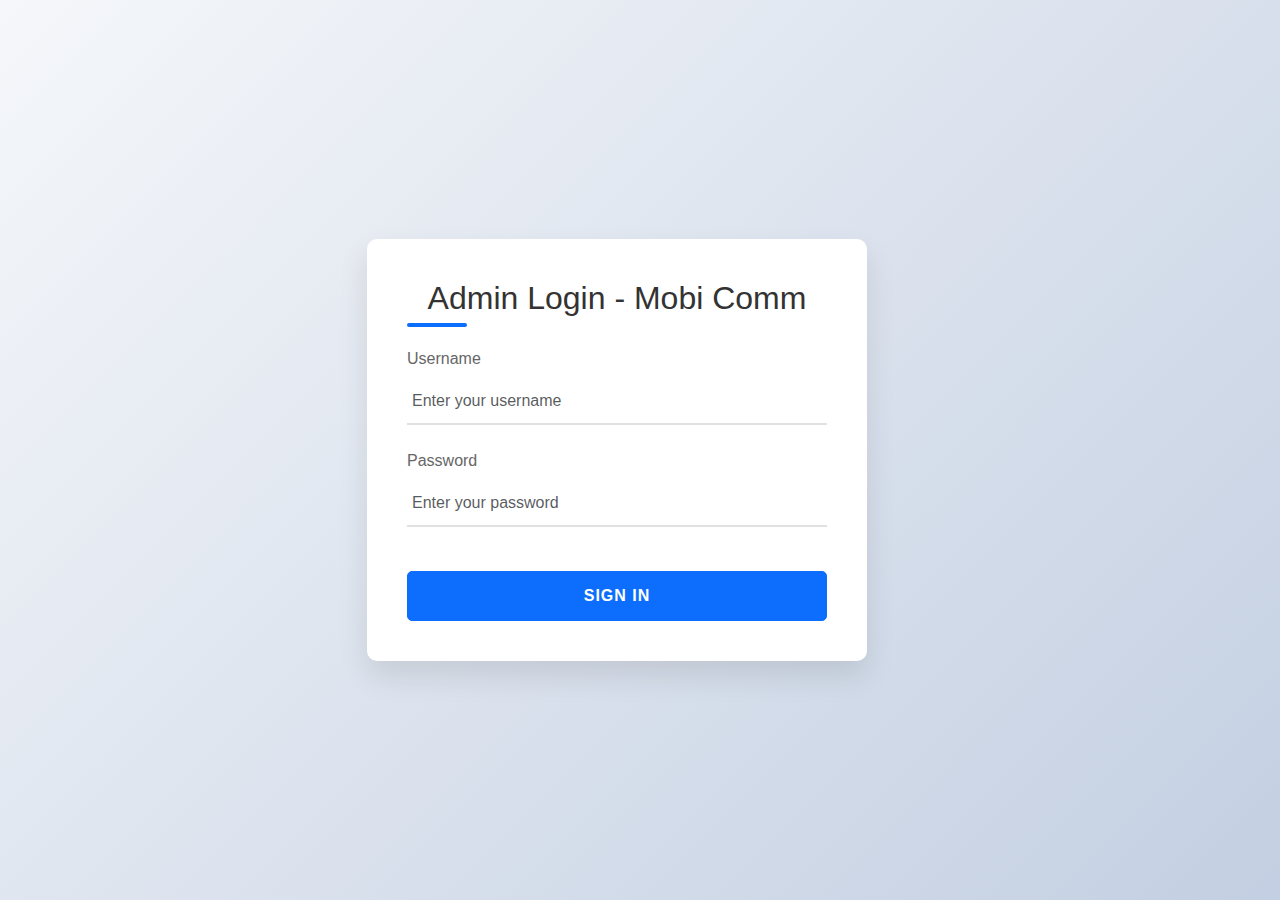
<file: adminHTML2/planManagement.html>
<!DOCTYPE html>
<html lang="en">
<head>
    <meta charset="UTF-8">
    <meta name="viewport" content="width=device-width, initial-scale=1.0">
    <title>Mobi Comm - Manage Plans</title>
    <link href="https://cdn.jsdelivr.net/npm/bootstrap@5.3.0-alpha1/dist/css/bootstrap.min.css" rel="stylesheet">
    <link rel="stylesheet" href="https://cdn.jsdelivr.net/npm/bootstrap-icons@1.11.3/font/bootstrap-icons.min.css">
    <style>
        /* Your existing CSS remains unchanged */
        :root {
            --primary: #3a86ff;
            --text-dark: #212529;
            --text-light: #6c757d;
            --warning: #ffdc75;
            --success: #20c997;
            --danger: #bd2232;
        }

        body {
            background-color: #f8f9fa;
            color: var(--text-dark);
            min-height: 100vh;
        }

        .navbar-brand {
            color: var(--primary) !important;
            font-weight: 600;
        }

        .user-avatar {
            width: 32px;
            height: 32px;
            border-radius: 50%;
            background-color: var(--primary);
            color: white;
            display: flex;
            align-items: center;
            justify-content: center;
        }

        .sidebar {
            position: fixed;
            top: 56px;
            bottom: 0;
            width: 240px;
            background-color: white;
            box-shadow: 0 .125rem .25rem rgba(0,0,0,.075);
            z-index: 1000;
            transition: transform 0.3s ease;
            overflow-y: auto;
        }

        .sidebar .nav-link {
            color: var(--text-light);
            padding: 0.75rem 1.5rem;
            display: flex;
            align-items: center;
            gap: 0.75rem;
        }

        .sidebar .nav-link:hover {
            background-color: rgba(58, 134, 255, 0.05);
            color: var(--primary);
        }

        .sidebar .nav-link.active {
            color: var(--primary);
            border-left: 3px solid var(--primary);
            background-color: rgba(58, 134, 255, 0.1);
        }

        .main-content {
            margin-left: 240px;
            padding: 1.5rem;
            margin-top: 56px;
        }

        .search-icon {
            position: absolute;
            left: 10px;
            top: 50%;
            transform: translateY(-50%);
            color: var(--text-light);
        }

        @media (max-width: 991.98px) {
            .sidebar {
                transform: translateX(-100%);
            }

            .sidebar.show {
                transform: translateX(0);
            }

            .main-content {
                margin-left: 0;
            }
        }
    </style>
</head>

<body>
    <!-- Top Navbar -->
    <nav class="navbar navbar-expand-lg navbar-light bg-white fixed-top shadow-sm">
        <div class="container-fluid">
            <button class="btn d-lg-none border-0" type="button" id="sidebarToggle" aria-label="Toggle navigation">
                <i class="bi bi-list"></i>
            </button>
            
            <a class="navbar-brand d-flex align-items-center gap-2 ms-2" href="#">
                <i class="bi bi-box"></i>
                <span>Mobi Comm</span>
            </a>
            
            <div class="ms-auto d-flex align-items-center gap-3">
                <div class="d-none d-md-block position-relative">
                    <i class="bi bi-search search-icon"></i>
                    <input type="text" class="form-control ps-4 rounded-pill" style="width: 220px;" placeholder="Search...">
                </div>
                
                <div class="dropdown">
                    <div class="d-flex align-items-center gap-2" role="button" id="userDropdown" data-bs-toggle="dropdown" aria-expanded="false">
                        <div class="user-avatar">A</div>
                        <span class="d-none d-md-inline">Admin</span>
                        <i class="bi bi-chevron-down small ms-1"></i>
                    </div>
                    <ul class="dropdown-menu dropdown-menu-end shadow" aria-labelledby="userDropdown">
                        <li><a class="dropdown-item" href="#"><i class="bi bi-person me-2"></i>Profile</a></li>
                        <li><a class="dropdown-item" href="#"><i class="bi bi-gear me-2"></i>Settings</a></li>
                        <li><hr class="dropdown-divider"></li>
                        <li><a class="dropdown-item logout-link" href="#"><i class="bi bi-box-arrow-right me-2"></i>Logout</a></li>
                    </ul>
                </div>
            </div>
        </div>
    </nav>

    <!-- Sidebar -->
    <aside class="sidebar" id="sidebar">
        <div class="py-2">
            <nav class="nav flex-column">
                <a class="nav-link" href="adminDashboard.html">
                    <i class="bi bi-grid-1x2-fill"></i>
                    Dashboard
                </a>
                <a class="nav-link active" href="planManagement.html">
                    <i class="bi bi-box"></i>
                    Plan Management
                </a>
                <a class="nav-link" href="userManagement.html">
                    <i class="bi bi-people"></i>
                    User Management
                </a>
                <a class="nav-link" href="analytics.html">
                    <i class="bi bi-bar-chart"></i>
                    Analytics
                </a>
                <a class="nav-link" href="adminProfile.html">
                    <i class="bi bi-person-circle"></i>
                    Profile
                </a>
                <a class="nav-link logout-link" href="#">
                    <i class="bi bi-box-arrow-right"></i>
                    Logout
                </a>
            </nav>
        </div>
    </aside>

    <!-- Main Content -->
    <div class="main-content">
        <h2 class="page-title mb-4">Manage Plans</h2>
        
        <button class="btn btn-success mb-3" data-bs-toggle="modal" data-bs-target="#planModal">Add New Plan</button>

        <div class="card">
            <div class="card-body">
                <div class="table-responsive">
                    <table class="table table-bordered">
                        <thead class="table-dark">
                            <tr>
                                <th>ID</th>
                                <th>Plan Name</th>
                                <th>Amount</th>
                                <th>Validity</th>
                                <th>Data</th>
                                <th>Voice</th>
                                <th>SMS</th>
                                <th>Category</th>
                                <th>Status</th>
                                <th>Actions</th>
                            </tr>
                        </thead>
                        <tbody id="plansTable">
                        </tbody>
                    </table>
                </div>
            </div>
        </div>
    </div>

    <!-- Add/Edit Plan Modal -->
    <div class="modal fade" id="planModal" tabindex="-1" aria-hidden="true">
        <div class="modal-dialog">
            <div class="modal-content">
                <div class="modal-header">
                    <h5 class="modal-title">Manage Plan</h5>
                    <button type="button" class="btn-close" data-bs-dismiss="modal" aria-label="Close"></button>
                </div>
                <div class="modal-body">
                    <form id="planForm">
                        <input type="hidden" id="planId">
                        <!-- Rest of the form remains unchanged -->
                        <div class="mb-3">
                            <label class="form-label">Plan Name</label>
                            <input type="text" class="form-control" id="planName" placeholder="e.g., Super Popular" required>
                        </div>
                        <div class="mb-3">
                            <label class="form-label">Amount (₹)</label>
                            <input type="number" step="0.01" class="form-control" id="amount" placeholder="e.g., 299.00" required>
                        </div>
                        <div class="mb-3">
                            <label class="form-label">Validity</label>
                            <select class="form-select" id="validity" required>
                                <option value="" disabled selected>Select validity</option>
                                <option value="10 days">10 days</option>
                                <option value="28 days">28 days</option>
                                <option value="30 days">30 days</option>
                                <option value="56 days">56 days</option>
                                <option value="84 days">84 days</option>
                                <option value="Custom">Custom</option>
                            </select>
                            <input type="text" class="form-control mt-2" id="validityCustom" placeholder="Enter custom validity" style="display: none;">
                        </div>
                        <div class="mb-3">
                            <label class="form-label">Data</label>
                            <select class="form-select" id="data" required>
                                <option value="" disabled selected>Select data package</option>
                                <option value="1GB per day">1GB per day</option>
                                <option value="1.5GB per day">1.5GB per day</option>
                                <option value="2GB per day">2GB per day</option>
                                <option value="2.5GB per day">2.5GB per day</option>
                                <option value="3GB per day">3GB per day</option>
                                <option value="5GB per day">5GB per day</option>
                                <option value="12GB total">12GB total</option>
                                <option value="40GB total">40GB total</option>
                                <option value="100GB total">100GB total</option>
                                <option value="Truly unlimited">Truly unlimited</option>
                                <option value="Custom">Custom</option>
                            </select>
                            <input type="text" class="form-control mt-2" id="dataCustom" placeholder="Enter custom data" style="display: none;">
                        </div>
                        <div class="mb-3">
                            <label class="form-label">Voice</label>
                            <select class="form-select" id="voice" required>
                                <option value="" disabled selected>Select voice package</option>
                                <option value="Unlimited local & STD calls">Unlimited local & STD calls</option>
                                <option value="Unlimited local, STD & roaming calls">Unlimited local, STD & roaming calls</option>
                                <option value="100 mins outgoing, unlimited incoming">100 mins outgoing, unlimited incoming</option>
                                <option value="500 mins outgoing, unlimited incoming">500 mins outgoing, unlimited incoming</option>
                                <option value="Custom">Custom</option>
                            </select>
                            <input type="text" class="form-control mt-2" id="voiceCustom" placeholder="Enter custom voice package" style="display: none;">
                        </div>
                        <div class="mb-3">
                            <label class="form-label">SMS</label>
                            <select class="form-select" id="sms" required>
                                <option value="" disabled selected>Select SMS package</option>
                                <option value="100 SMS per day">100 SMS per day</option>
                                <option value="100 SMS total">100 SMS total</option>
                                <option value="Custom">Custom</option>
                            </select>
                            <input type="text" class="form-control mt-2" id="smsCustom" placeholder="Enter custom SMS package" style="display: none;">
                        </div>
                        <div class="mb-3">
                            <label class="form-label">Category</label>
                            <select class="form-select" id="category" required>
                                <option value="" disabled selected>Select category</option>
                                <option value="Popular Plan">Popular Plan</option>
                                <option value="Data Saver">Data Saver</option>
                                <option value="Unlimited">Unlimited</option>
                                <option value="5G Plans">5G Plans</option>
                                <option value="International Roaming">International Roaming</option>
                                <option value="OTT Plans">OTT Plans</option>
                                <option value="Custom">Custom</option>
                            </select>
                            <input type="text" class="form-control mt-2" id="categoryCustom" placeholder="Enter custom category" style="display: none;">
                        </div>
                        <div class="mb-3">
                            <label class="form-label">Status</label>
                            <select class="form-select" id="status" required>
                                <option value="Active">Active</option>
                                <option value="Inactive">Inactive</option>
                            </select>
                        </div>
                        <div class="mb-3">
                            <label class="form-label">Description</label>
                            <textarea class="form-control" id="description" rows="2" placeholder="e.g., Enhanced benefits for moderate users"></textarea>
                        </div>
                        <div class="mb-3">
                            <label class="form-label">Benefits</label>
                            <textarea class="form-control" id="benefits" rows="2" placeholder="e.g., Weekend data rollover, Amazon Prime access"></textarea>
                        </div>
                        <div class="mb-3">
                            <label class="form-label">Terms & Conditions</label>
                            <textarea class="form-control" id="terms" rows="2" placeholder="e.g., Fair usage policy applies."></textarea>
                        </div>
                        <div class="mb-3">
                            <label class="form-label">Badges (comma-separated)</label>
                            <input type="text" class="form-control" id="badges" placeholder="e.g., Best Value, Most Popular">
                        </div>
                        <div class="d-flex justify-content-between">
                            <button type="submit" class="btn btn-primary">Save</button>
                            <button type="button" class="btn btn-secondary" data-bs-dismiss="modal">Cancel</button>
                        </div>
                    </form>
                </div>
            </div>
        </div>
    </div>

    <!-- Keep only one Bootstrap script -->
    <script src="https://cdn.jsdelivr.net/npm/bootstrap@5.3.0-alpha1/dist/js/bootstrap.bundle.min.js"></script>

    <script>
        const API_BASE_URL = 'http://localhost:8015/api/plans';
        const token = localStorage.getItem("mobi_comm_auth_token");

        document.addEventListener("DOMContentLoaded", function() {
            if (!token) {
                console.error("No auth token found. Please log in.");
                alert("You need to log in to access this page.");
                window.location.href = "adminLogin.html";
                return;
            }

            // Logout handler
            document.querySelectorAll('.logout-link').forEach(link => {
                link.addEventListener('click', function(e) {
                    e.preventDefault();
                    localStorage.removeItem('mobi_comm_auth_token');
                    localStorage.removeItem('user_role');
                    window.location.href = 'adminLogin.html';
                });
            });

            fetchPlans();

            // Custom input toggles
            function toggleCustomInput(selectId, inputId) {
                const select = document.getElementById(selectId);
                const customInput = document.getElementById(inputId);
                if (select && customInput) {
                    select.addEventListener("change", function() {
                        customInput.style.display = this.value === "Custom" ? "block" : "none";
                        customInput.required = this.value === "Custom";
                    });
                }
            }

            toggleCustomInput("validity", "validityCustom");
            toggleCustomInput("data", "dataCustom");
            toggleCustomInput("voice", "voiceCustom");
            toggleCustomInput("sms", "smsCustom");
            toggleCustomInput("category", "categoryCustom");

            // Sidebar toggle
            document.getElementById('sidebarToggle').addEventListener('click', function() {
                document.getElementById('sidebar').classList.toggle('show');
            });

            document.addEventListener('click', function(event) {
                const sidebar = document.getElementById('sidebar');
                const sidebarToggle = document.getElementById('sidebarToggle');
                if (window.innerWidth <= 991 && 
                    !sidebar.contains(event.target) && 
                    !sidebarToggle.contains(event.target) &&
                    sidebar.classList.contains('show')) {
                    sidebar.classList.remove('show');
                }
            });

            document.getElementById("planForm").addEventListener("submit", savePlan);
        });

        async function fetchPlans() {
            try {
                const response = await fetch(API_BASE_URL, {
                    headers: {
                        "Authorization": `Bearer ${token}`,
                        "Content-Type": "application/json"
                    }
                });

                if (!response.ok) {
                    throw new Error(`HTTP error! status: ${response.status}`);
                }

                const plans = await response.json();
                renderPlansTable(plans);
            } catch (error) {
                console.error("Error fetching plans:", error);
                alert("Failed to load plans. Please try again.");
            }
        }

        function renderPlansTable(plans) {
            const plansTable = document.getElementById("plansTable");
            plansTable.innerHTML = "";
            
            plans.forEach(plan => {
                const row = plansTable.insertRow();
                row.setAttribute("data-id", plan.id);
                
                row.innerHTML = `
                    <td>${plan.id}</td>
                    <td>${plan.planName || 'N/A'}</td>
                    <td>₹${plan.amount?.toFixed(2) || '0.00'}</td>
                    <td>${plan.validity || 'N/A'}</td>
                    <td>${plan.data || 'N/A'}</td>
                    <td>${plan.voice || 'N/A'}</td>
                    <td>${plan.sms || 'N/A'}</td>
                    <td>${plan.category || 'N/A'}</td>
                    <td>
                        <div class="form-check form-switch">
                            <input class="form-check-input toggle-status" 
                                   type="checkbox" 
                                   data-id="${plan.id}" 
                                   ${plan.status === "Active" ? "checked" : ""}>
                            <label class="form-check-label">${plan.status || 'N/A'}</label>
                        </div>
                    </td>
                    <td>
                        <button class="btn btn-warning btn-sm" onclick="editPlan(${plan.id})">Edit</button>
                        <button class="btn btn-danger btn-sm" onclick="deletePlan(${plan.id})">Delete</button>
                    </td>
                `;

                row.querySelector(".toggle-status").addEventListener("change", async function() {
                    await updatePlanStatus(plan, this.checked ? "Active" : "Inactive");
                });
            });
        }

        async function savePlan(event) {
            event.preventDefault();

            const getValue = (selectId, customId) => {
                const select = document.getElementById(selectId);
                const customInput = document.getElementById(customId);
                return select.value === "Custom" ? customInput.value : select.value;
            };

            const planId = document.getElementById("planId").value;
            const planData = {
                id: planId || undefined,
                planName: document.getElementById("planName").value,
                amount: parseFloat(document.getElementById("amount").value),
                validity: getValue("validity", "validityCustom"),
                data: getValue("data", "dataCustom"),
                voice: getValue("voice", "voiceCustom"),
                sms: getValue("sms", "smsCustom"),
                category: getValue("category", "categoryCustom"),
                status: document.getElementById("status").value,
                description: document.getElementById("description").value,
                benefits: document.getElementById("benefits").value,
                termsandcondition: document.getElementById("terms").value,
                badges: document.getElementById("badges").value.split(",").map(b => b.trim()).filter(b => b)
            };

            try {
                const url = planId ? `${API_BASE_URL}/${planId}` : `${API_BASE_URL}/register`;
                const method = planId ? "PUT" : "POST";

                const response = await fetch(url, {
                    method,
                    headers: {
                        "Authorization": `Bearer ${token}`,
                        "Content-Type": "application/json"
                    },
                    body: JSON.stringify(planData)
                });

                if (!response.ok) {
                    const errorText = await response.text();
                    throw new Error(`Failed to ${planId ? "update" : "create"} plan: ${errorText}`);
                }

                document.getElementById("planForm").reset();
                bootstrap.Modal.getInstance(document.getElementById("planModal")).hide();
                fetchPlans();
                alert(`Plan ${planId ? "updated" : "created"} successfully!`);
            } catch (error) {
                console.error("Error saving plan:", error);
                alert(`Failed to save plan: ${error.message}`);
            }
        }

        async function editPlan(planId) {
            try {
                const response = await fetch(`${API_BASE_URL}/${planId}`, {
                    headers: {
                        "Authorization": `Bearer ${token}`
                    }
                });

                if (!response.ok) {
                    throw new Error(`HTTP error! status: ${response.status}`);
                }

                const plan = await response.json();
                
                document.getElementById("planId").value = plan.id;
                document.getElementById("planName").value = plan.planName || "";
                document.getElementById("amount").value = plan.amount || "";
                
                const setSelectValue = (selectId, customId, value) => {
                    const select = document.getElementById(selectId);
                    const customInput = document.getElementById(customId);
                    if (Array.from(select.options).some(o => o.value === value)) {
                        select.value = value;
                        customInput.style.display = "none";
                    } else {
                        select.value = "Custom";
                        customInput.value = value || "";
                        customInput.style.display = "block";
                    }
                };

                setSelectValue("validity", "validityCustom", plan.validity);
                setSelectValue("data", "dataCustom", plan.data);
                setSelectValue("voice", "voiceCustom", plan.voice);
                setSelectValue("sms", "smsCustom", plan.sms);
                setSelectValue("category", "categoryCustom", plan.category);

                document.getElementById("status").value = plan.status || "Active";
                document.getElementById("description").value = plan.description || "";
                document.getElementById("benefits").value = plan.benefits || "";
                document.getElementById("terms").value = plan.termsandcondition || "";
                document.getElementById("badges").value = plan.badges?.join(", ") || "";

                bootstrap.Modal.getOrCreateInstance(document.getElementById("planModal")).show();
            } catch (error) {
                console.error("Error loading plan:", error);
                alert("Failed to load plan for editing");
            }
        }

        async function deletePlan(planId) {
            if (!confirm("Are you sure you want to delete this plan?")) return;

            try {
                const response = await fetch(`${API_BASE_URL}/${planId}`, {
                    method: "DELETE",
                    headers: {
                        "Authorization": `Bearer ${token}`
                    }
                });

                if (!response.ok) {
                    throw new Error(`HTTP error! status: ${response.status}`);
                }

                fetchPlans();
                alert("Plan deleted successfully!");
            } catch (error) {
                console.error("Error deleting plan:", error);
                alert("Failed to delete plan");
            }
        }

        async function updatePlanStatus(plan, newStatus) {
            try {
                const updatedPlan = {
                    ...plan,
                    status: newStatus
                };

                const response = await fetch(`${API_BASE_URL}/${plan.id}`, {
                    method: "PUT",
                    headers: {
                        "Authorization": `Bearer ${token}`,
                            "Content-Type": "application/json"
                    },
                    body: JSON.stringify(updatedPlan)
                });

                if (!response.ok) {
                    const errorText = await response.text();
                    throw new Error(`Failed to update status: ${errorText}`);
                }

                fetchPlans();
                alert(`Plan status updated to ${newStatus} successfully!`);
            } catch (error) {
                console.error("Error updating status:", error);
                alert("Failed to update plan status: " + error.message);
                fetchPlans();
            }
        }
    </script>
</body>
</html>
</file>
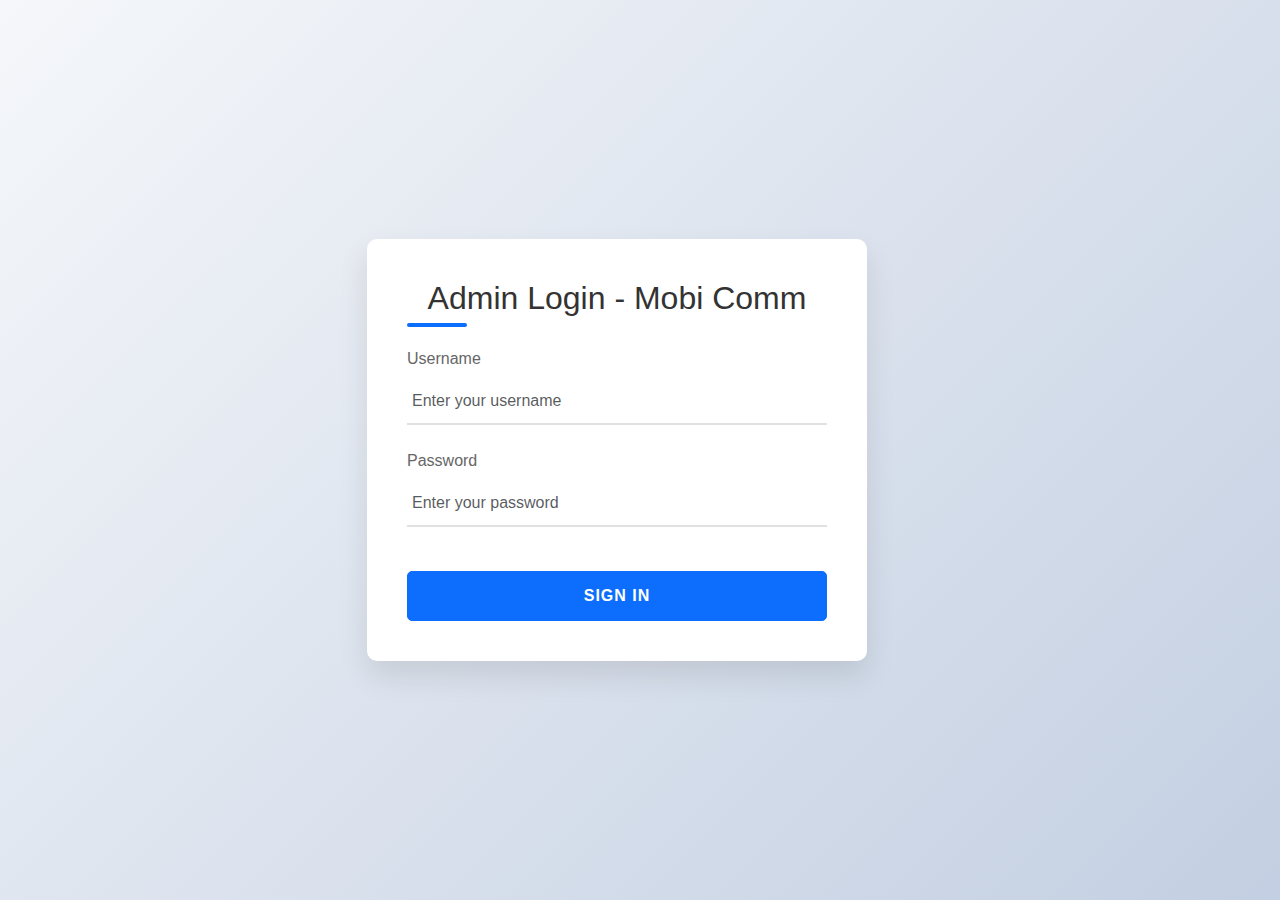
<file: adminHTML2/userManagement.html>
<!DOCTYPE html>
<html lang="en">
<head>
    <meta charset="UTF-8">
    <meta name="viewport" content="width=device-width, initial-scale=1.0">
    <title>Mobi Comm - User Management</title>
    <link href="https://cdn.jsdelivr.net/npm/bootstrap@5.3.0-alpha1/dist/css/bootstrap.min.css" rel="stylesheet">
    <link rel="stylesheet" href="https://cdn.jsdelivr.net/npm/bootstrap-icons@1.11.3/font/bootstrap-icons.min.css">
    <style>
        :root {
            --primary: #3a86ff;
            --text-dark: #212529;
            --text-light: #6c757d;
            --warning: #ffdc75;
            --success: #20c997;
            --danger: #bd2232;
        }

        body {
            background-color: #f8f9fa;
            color: var(--text-dark);
            min-height: 100vh;
        }

        .navbar-brand {
            color: var(--primary) !important;
            font-weight: 600;
        }

        .user-avatar {
            width: 32px;
            height: 32px;
            border-radius: 50%;
            background-color: var(--primary);
            color: white;
            display: flex;
            align-items: center;
            justify-content: center;
        }

        .sidebar {
            position: fixed;
            top: 56px;
            bottom: 0;
            width: 240px;
            background-color: white;
            box-shadow: 0 .125rem .25rem rgba(0,0,0,.075);
            z-index: 1000;
            transition: transform 0.3s ease;
            overflow-y: auto;
        }

        .sidebar .nav-link {
            color: var(--text-light);
            padding: 0.75rem 1.5rem;
            display: flex;
            align-items: center;
            gap: 0.75rem;
        }

        .sidebar .nav-link:hover {
            background-color: rgba(58, 134, 255, 0.05);
            color: var(--primary);
        }

        .sidebar .nav-link.active {
            color: var(--primary);
            border-left: 3px solid var(--primary);
            background-color: rgba(58, 134, 255, 0.1);
        }

        .main-content {
            margin-left: 240px;
            padding: 1.5rem;
            margin-top: 56px;
        }

        .card {
            border: none;
            box-shadow: 0 0.125rem 0.25rem rgba(0,0,0,0.075);
        }

        .btn-primary {
            background-color: var(--primary);
            border-color: var(--primary);
        }

        @media (max-width: 991.98px) {
            .sidebar {
                transform: translateX(-100%);
            }

            .sidebar.show {
                transform: translateX(0);
            }

            .main-content {
                margin-left: 0;
            }
        }

    </style>
</head>
<body>
    <nav class="navbar navbar-expand-lg navbar-light bg-white fixed-top shadow-sm">
        <div class="container-fluid">
            <button class="btn d-lg-none border-0" type="button" id="sidebarToggle">
                <i class="bi bi-list"></i>
            </button>
            <a class="navbar-brand d-flex align-items-center gap-2 ms-2" href="#">
                <i class="bi bi-phone"></i>
                <span>Mobi Comm</span>
            </a>
            <div class="ms-auto d-flex align-items-center gap-3">
                <div class="dropdown">
                    <div class="d-flex align-items-center gap-2" role="button" id="userDropdown" data-bs-toggle="dropdown">
                        <div class="user-avatar">A</div>
                        <span class="d-none d-md-inline">Admin</span>
                        <i class="bi bi-chevron-down small ms-1"></i>
                    </div>
                    <ul class="dropdown-menu dropdown-menu-end shadow" aria-labelledby="userDropdown">
                        <li><a class="dropdown-item" href="#" onclick="logout()"><i class="bi bi-box-arrow-right me-2"></i>Logout</a></li>
                    </ul>
                </div>
            </div>
        </div>
    </nav>

    <!-- Sidebar -->
    <aside class="sidebar" id="sidebar">
        <div class="py-2">
            <nav class="nav flex-column">
                <a class="nav-link active" href="adminDashboard.html">
                    <i class="bi bi-grid-1x2-fill"></i>
                    Dashboard
                </a>
                <a class="nav-link" href="planManagement.html">
                    <i class="bi bi-box"></i>
                    Plan Management
                </a>
                <a class="nav-link" href="userManagement.html">
                    <i class="bi bi-people"></i>
                    User Management
                </a>
                <a class="nav-link" href="analytics.html">
                    <i class="bi bi-bar-chart"></i>
                    Analytics
                </a>
                <a class="nav-link" href="adminProfile.html">
                    <i class="bi bi-person-circle"></i>
                    Profile
                </a>
                <a class="nav-link" href="#" onclick="logout()">
                    <i class="bi bi-box-arrow-right"></i>
                    Logout
                </a>
            </nav>
        </div>
    </aside>

    <main class="main-content">
        <div class="container-fluid">
            <div class="d-flex justify-content-between align-items-center mb-4">
                <h4 class="mb-0">User Management</h4>
            </div>

            <!-- Search Bar -->
            <div class="search-container">
                <div class="input-group">
                    <select class="form-select" id="searchField">
                        <option value="id">ID</option>
                        <option value="name">Name</option>
                        <option value="mobile">Mobile</option>
                        <option value="email">Email</option>
                    </select>
                    <input type="text" class="form-control" id="searchInput" placeholder="Search...">
                    <button class="btn btn-outline-primary" type="button" id="searchButton">
                        <i class="bi bi-search"></i>
                    </button>
                </div>
            </div>

            <!-- Subscribers Table -->
            <div class="card">
                <div class="card-header d-flex justify-content-between align-items-center bg-white py-3">
                    <h5 class="mb-0">Subscribers</h5>
                    <div class="d-flex gap-2">
                        <select class="form-select form-select-sm" id="sortField">
                            <option value="id">ID</option>
                            <option value="name">Name (A-Z)</option>
                            <option value="mobile">Mobile (A-Z)</option>
                            <option value="email">Email (A-Z)</option>
                        </select>
                        <button class="btn btn-sm btn-outline-primary" id="sortDirection">
                            <i class="bi bi-sort-alpha-down"></i>
                        </button>
                    </div>
                </div>
                <div class="card-body p-0 table-responsive">
                    <table class="table table-hover mb-0">
                        <thead class="table-light">
                            <tr>
                                <th>User ID</th>
                                <th>Name</th>
                                <th>Mobile Number</th>
                                <th>Email</th>
                                <th>Actions</th>
                            </tr>
                        </thead>
                        <tbody id="userTableBody"></tbody>
                    </table>
                </div>
                <div class="card-footer bg-white d-flex justify-content-between align-items-center">
                    <div>
                        <span id="totalRecords">0</span> subscribers found
                    </div>
                    <nav aria-label="Page navigation">
                        <ul class="pagination mb-0" id="pagination"></ul>
                    </nav>
                </div>
            </div>
        </div>

        <!-- Recharge History Modal -->
        <div class="modal fade" id="rechargeHistoryModal" tabindex="-1" aria-labelledby="rechargeHistoryModalLabel" aria-hidden="true">
            <div class="modal-dialog modal-lg">
                <div class="modal-content">
                    <div class="modal-header">
                        <h5 class="modal-title" id="rechargeHistoryModalLabel">Recharge History</h5>
                        <button type="button" class="btn-close" data-bs-dismiss="modal" aria-label="Close"></button>
                    </div>
                    <div class="modal-body">
                        <table class="table">
                            <thead>
                                <tr>
                                    <th>Transaction ID</th>
                                    <th>Amount</th>
                                    <th>Date</th>
                                    <th>Status</th>
                                    <th>Payment Method</th>
                                    <th>Plan</th>
                                </tr>
                            </thead>
                            <tbody id="rechargeHistoryBody"></tbody>
                        </table>
                    </div>
                    <div class="modal-footer">
                        <button type="button" class="btn btn-secondary" data-bs-dismiss="modal">Close</button>
                    </div>
                </div>
            </div>
        </div>

        <!-- Delete Confirmation Modal -->
        <div class="modal fade" id="deleteUserModal" tabindex="-1" aria-labelledby="deleteUserModalLabel" aria-hidden="true">
            <div class="modal-dialog">
                <div class="modal-content">
                    <div class="modal-header">
                        <h5 class="modal-title" id="deleteUserModalLabel">Confirm Delete</h5>
                        <button type="button" class="btn-close" data-bs-dismiss="modal" aria-label="Close"></button>
                    </div>
                    <div class="modal-body">
                        Are you sure you want to delete this subscriber?
                    </div>
                    <div class="modal-footer">
                        <button type="button" class="btn btn-secondary" data-bs-dismiss="modal">Cancel</button>
                        <button type="button" class="btn btn-danger" id="confirmDelete">Delete</button>
                    </div>
                </div>
            </div>
        </div>
    </main>

    <script src="https://cdn.jsdelivr.net/npm/bootstrap@5.3.0-alpha1/dist/js/bootstrap.bundle.min.js"></script>
    <script>
        const API_URL = 'http://localhost:8015';
        const headers = () => ({
            'Content-Type': 'application/json',
            'Authorization': `Bearer ${localStorage.getItem('mobi_comm_auth_token')}`
        });

        function checkAuth() {
            const token = localStorage.getItem('mobi_comm_auth_token');
            const role = localStorage.getItem('user_role');
            if (!token || role !== 'ROLE_ADMIN') {
                window.location.href = 'adminLogin.html';
                return false;
            }
            return true;
        }

        function logout() {
            localStorage.removeItem('mobi_comm_auth_token');
            localStorage.removeItem('user_role');
            window.location.href = 'adminLogin.html';
        }

        let state = {
            currentPage: 1,
            pageSize: 10,
            totalPages: 0,
            sortBy: 'id',
            sortDir: 'asc',
            userIdToDelete: null,
            subscribers: [],
            filteredSubscribers: [],
            searchQuery: '',
            searchField: 'id'
        };

        async function loadSubscribers() {
            if (!checkAuth()) return;

            try {
                const response = await fetch(`${API_URL}/api/subscribers/allsubscribers`, {
                    headers: headers()
                });

                if (!response.ok) {
                    if (response.status === 401) {
                        logout();
                        throw new Error('Unauthorized');
                    }
                    throw new Error(`Failed to fetch subscribers: ${response.status}`);
                }

                state.subscribers = await response.json();
                applyFiltersAndSort();
            } catch (error) {
                console.error('Error loading subscribers:', error);
                alert('Failed to load subscribers: ' + error.message);
            }
        }

        function applyFiltersAndSort() {
            state.filteredSubscribers = state.subscribers.filter(sub => {
                if (!state.searchQuery) return true;
                const value = String(sub[state.searchField] || '').toLowerCase();
                return value.includes(state.searchQuery.toLowerCase());
            });

            state.filteredSubscribers.sort((a, b) => {
                const valA = String(a[state.sortBy] || '').toLowerCase();
                const valB = String(b[state.sortBy] || '').toLowerCase();
                if (state.sortBy === 'id') {
                    return state.sortDir === 'asc' 
                        ? Number(a.id) - Number(b.id)
                        : Number(b.id) - Number(a.id);
                }
                return state.sortDir === 'asc'
                    ? valA.localeCompare(valB)
                    : valB.localeCompare(valA);
            });

            state.totalPages = Math.ceil(state.filteredSubscribers.length / state.pageSize);
            updateDisplay();
        }

        function updateDisplay() {
            const startIndex = (state.currentPage - 1) * state.pageSize;
            const endIndex = startIndex + state.pageSize;
            const paginatedSubscribers = state.filteredSubscribers.slice(startIndex, endIndex);
            
            renderSubscribers(paginatedSubscribers);
            document.getElementById('totalRecords').textContent = state.filteredSubscribers.length;
            renderPagination();
        }

        function renderSubscribers(subscribers) {
            const userTableBody = document.getElementById('userTableBody');
            userTableBody.innerHTML = subscribers.length === 0
                ? '<tr><td colspan="5" class="text-center">No subscribers found</td></tr>'
                : subscribers.map(sub => `
                    <tr>
                        <td>${sub.id}</td>
                        <td>${sub.name || 'N/A'}</td>
                        <td>${sub.mobile || 'N/A'}</td>
                        <td>${sub.email || 'N/A'}</td>
                        <td>
                            <button class="btn btn-sm btn-outline-primary me-2" onclick="showRechargeHistory('${sub.mobile}')">
                                <i class="bi bi-clock-history"></i>
                            </button>
                            <button class="btn btn-sm btn-outline-danger" onclick="showDeleteModal(${sub.id})">
                                <i class="bi bi-trash"></i>
                            </button>
                        </td>
                    </tr>
                `).join('');
        }

        function renderPagination() {
            const pagination = document.getElementById('pagination');
            pagination.innerHTML = `
                <li class="page-item ${state.currentPage === 1 ? 'disabled' : ''}">
                    <button class="page-link" onclick="changePage(${state.currentPage - 1})">Previous</button>
                </li>
                ${Array.from({ length: Math.min(5, state.totalPages) }, (_, i) => {
                    const page = Math.max(1, Math.min(state.currentPage - 2 + i, state.totalPages - 4 + i));
                    return `
                        <li class="page-item ${page === state.currentPage ? 'active' : ''}">
                            <button class="page-link" onclick="changePage(${page})">${page}</button>
                        </li>
                    `;
                }).join('')}
                <li class="page-item ${state.currentPage === state.totalPages ? 'disabled' : ''}">
                    <button class="page-link" onclick="changePage(${state.currentPage + 1})">Next</button>
                </li>
            `;
        }

        function changePage(page) {
            if (page < 1 || page > state.totalPages || page === state.currentPage) return;
            state.currentPage = page;
            updateDisplay();
        }

        async function showRechargeHistory(mobileNumber) {
            try {
                const response = await fetch(`${API_URL}/api/recharge/history/${mobileNumber}`, {
                    headers: headers()
                });

                if (!response.ok) {
                    if (response.status === 401) {
                        logout();
                        throw new Error('Unauthorized');
                    }
                    throw new Error(`Failed to fetch recharge history: ${response.status}`);
                }

                const history = await response.json();
                renderRechargeHistory(history);
                new bootstrap.Modal(document.getElementById('rechargeHistoryModal')).show();
            } catch (error) {
                console.error('Error loading recharge history:', error);
                alert('Failed to load recharge history: ' + error.message);
            }
        }

        function renderRechargeHistory(transactions) {
            const historyBody = document.getElementById('rechargeHistoryBody');
            historyBody.innerHTML = transactions.length === 0
                ? '<tr><td colspan="6" class="text-center">No recharge history found</td></tr>'
                : transactions.map(tx => `
                    <tr>
                        <td>${tx.transactionId}</td>
                        <td>₹${tx.amount.toFixed(2)}</td>
                        <td>${new Date(tx.rechargeDate).toLocaleString()}</td>
                        <td>${tx.status}</td>
                        <td>${tx.paymentMethod}</td>
                        <td>${tx.plan.planName}</td>
                    </tr>
                `).join('');
        }

        function showDeleteModal(id) {
            state.userIdToDelete = id;
            new bootstrap.Modal(document.getElementById('deleteUserModal')).show();
        }

        async function deleteSubscriber() {
            if (!checkAuth() || !state.userIdToDelete) return;

            try {
                const response = await fetch(`${API_URL}/api/subscribers/${state.userIdToDelete}`, {
                    method: 'DELETE',
                    headers: headers()
                });

                if (!response.ok) throw new Error('Failed to delete subscriber');

                bootstrap.Modal.getInstance(document.getElementById('deleteUserModal')).hide();
                state.userIdToDelete = null;
                loadSubscribers();
                alert('Subscriber deleted successfully');
            } catch (error) {
                console.error('Error deleting subscriber:', error);
                alert('Failed to delete subscriber: ' + error.message);
            }
        }

        document.addEventListener('DOMContentLoaded', () => {
            if (!checkAuth()) return;

            const sidebar = document.getElementById('sidebar');
            document.getElementById('sidebarToggle').addEventListener('click', () => sidebar.classList.toggle('show'));
            
            document.getElementById('sortField').addEventListener('change', (e) => {
                state.sortBy = e.target.value;
                state.currentPage = 1;
                applyFiltersAndSort();
            });
            
            document.getElementById('sortDirection').addEventListener('click', (e) => {
                state.sortDir = state.sortDir === 'asc' ? 'desc' : 'asc';
                e.target.querySelector('i').classList.toggle('bi-sort-alpha-down');
                e.target.querySelector('i').classList.toggle('bi-sort-alpha-up');
                applyFiltersAndSort();
            });

            document.getElementById('searchField').addEventListener('change', (e) => {
                state.searchField = e.target.value;
                applyFiltersAndSort();
            });

            document.getElementById('searchInput').addEventListener('input', (e) => {
                state.searchQuery = e.target.value;
                state.currentPage = 1;
                applyFiltersAndSort();
            });

            document.getElementById('searchButton').addEventListener('click', () => {
                state.currentPage = 1;
                applyFiltersAndSort();
            });

            document.getElementById('confirmDelete')?.addEventListener('click', deleteSubscriber);

            loadSubscribers();
        });
    </script>
</body>
</html>
</file>
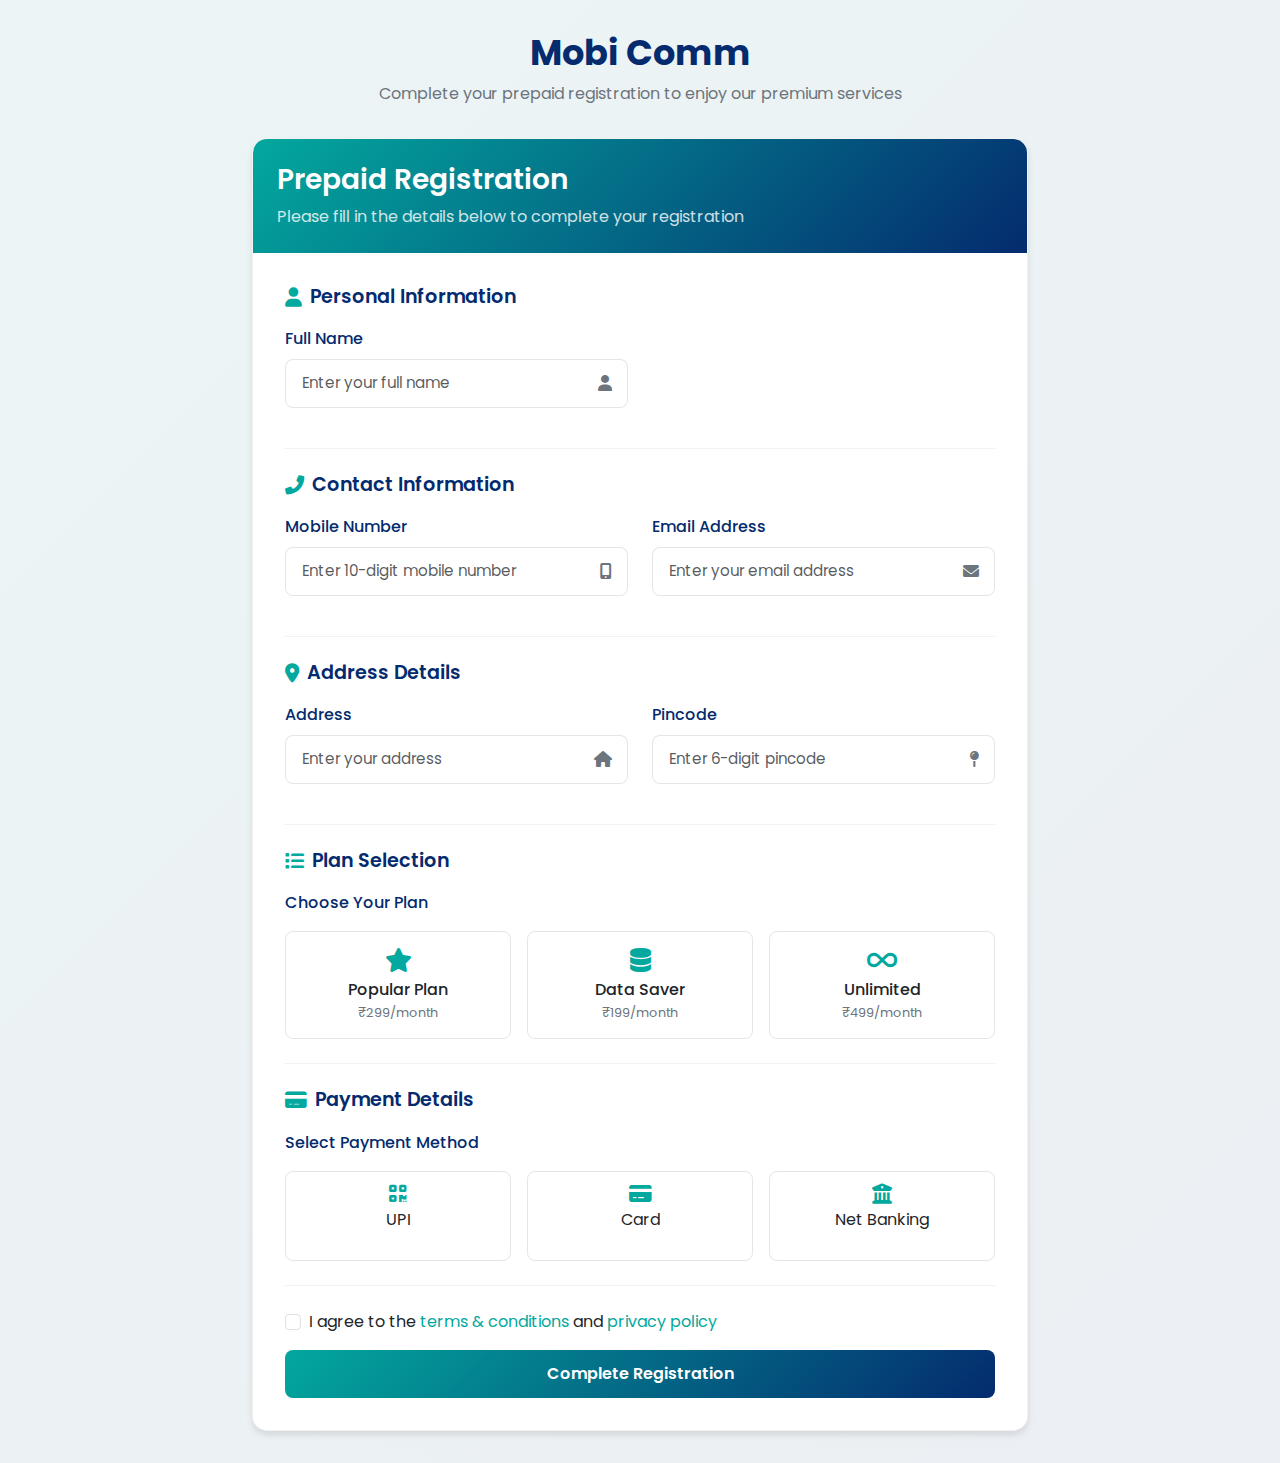
<file: userHTML/newUser.html>
<!DOCTYPE html>
<html lang="en">
<head>
    <meta charset="UTF-8">
    <meta name="viewport" content="width=device-width, initial-scale=1.0">
    <title>Mobi Comm New User Registration</title>
    <link rel="stylesheet" href="https://cdn.jsdelivr.net/npm/bootstrap@5.3.0/dist/css/bootstrap.min.css">
    <link rel="stylesheet" href="https://cdnjs.cloudflare.com/ajax/libs/font-awesome/6.0.0/css/all.min.css">
    <link href="https://fonts.googleapis.com/css2?family=Poppins:wght@300;400;500;600;700&display=swap" rel="stylesheet">
</head>
<style>
    :root {
        --primary: #03a89e;
        --secondary: #042b6e;
        --light: #f8f9fa;
        --dark: #212529;
        --gray: #6c757d;
        --success: #28a745;
        --shadow-sm: 0 2px 4px rgba(0, 0, 0, 0.05);
        --shadow-md: 0 4px 6px rgba(0, 0, 0, 0.1);
        --shadow-lg: 0 10px 15px rgba(0, 0, 0, 0.1);
        --gradient-primary: linear-gradient(135deg, #03a89e 0%, #042b6e 100%);
    }

    body {
        background-color: #f8f9fa;
        font-family: 'Poppins', sans-serif;
        color: var(--dark);
        background-image: linear-gradient(135deg, rgba(3, 168, 158, 0.05) 0%, rgba(4, 43, 110, 0.05) 100%);
        min-height: 100vh;
    }

    .container {
        max-width: 800px;
        padding-top: 2rem;
        padding-bottom: 2rem;
    }

    .page-header {
        text-align: center;
        margin-bottom: 2rem;
    }

    .page-title {
        color: var(--secondary);
        font-weight: 700;
        font-size: 2.2rem;
        margin-bottom: 0.5rem;
    }

    .page-subtitle {
        color: var(--gray);
        font-size: 1rem;
        max-width: 600px;
        margin: 0 auto;
    }

    .registration-card {
        background: white;
        border-radius: 15px;
        overflow: hidden;
        box-shadow: var(--shadow-md);
        border: 1px solid rgba(0, 0, 0, 0.05);
        position: relative;
    }

    .card-header {
        background: var(--gradient-primary);
        color: white;
        padding: 1.5rem;
        position: relative;
    }

    .card-header h3 {
        font-weight: 600;
        margin-bottom: 0.5rem;
    }

    .card-header p {
        opacity: 0.8;
        margin-bottom: 0;
    }

    .card-body {
        padding: 2rem;
    }

    .section-title {
        color: var(--secondary);
        font-weight: 600;
        font-size: 1.2rem;
        margin-bottom: 1.2rem;
        display: flex;
        align-items: center;
    }

    .section-title i {
        margin-right: 0.5rem;
        color: var(--primary);
    }

    .form-label {
        font-weight: 500;
        color: var(--secondary);
        margin-bottom: 0.5rem;
    }

    .form-control, .form-select {
        padding: 0.75rem 1rem;
        border-radius: 8px;
        border: 1px solid rgba(0, 0, 0, 0.1);
        font-size: 0.95rem;
        transition: all 0.3s ease;
    }

    .form-control:focus, .form-select:focus {
        border-color: var(--primary);
        box-shadow: 0 0 0 3px rgba(3, 168, 158, 0.1);
    }

    .form-section {
        margin-bottom: 1.5rem;
        padding-bottom: 1.5rem;
        border-bottom: 1px solid rgba(0, 0, 0, 0.05);
    }

    .form-section:last-child {
        border-bottom: none;
        margin-bottom: 0;
        padding-bottom: 0;
    }

    .btn-primary {
        background: var(--gradient-primary);
        border: none;
        padding: 0.75rem 1.5rem;
        font-weight: 600;
        border-radius: 8px;
        transition: all 0.3s ease;
    }

    .btn-primary:hover {
        transform: translateY(-2px);
        box-shadow: var(--shadow-lg);
    }

    .form-check-input:checked {
        background-color: var(--primary);
        border-color: var(--primary);
    }

    a {
        color: var(--primary);
        text-decoration: none;
        transition: all 0.3s ease;
    }

    a:hover {
        color: var(--secondary);
    }

    .input-icon {
        position: relative;
    }

    .input-icon i {
        position: absolute;
        top: 50%;
        right: 1rem;
        transform: translateY(-50%);
        color: var(--gray);
    }

    .input-icon input {
        padding-right: 2.5rem;
    }

    .plan-options {
        display: flex;
        flex-wrap: wrap;
        gap: 1rem;
        margin-top: 0.5rem;
    }

    .plan-option {
        flex: 1;
        min-width: 150px;
        border: 1px solid rgba(0, 0, 0, 0.1);
        border-radius: 8px;
        padding: 1rem;
        cursor: pointer;
        transition: all 0.3s ease;
        text-align: center;
    }

    .plan-option:hover {
        border-color: var(--primary);
        transform: translateY(-2px);
    }

    .plan-option.selected {
        border-color: var(--primary);
        background-color: rgba(3, 168, 158, 0.05);
    }

    .plan-option i {
        font-size: 1.5rem;
        color: var(--primary);
        margin-bottom: 0.5rem;
    }

    .plan-option h5 {
        font-size: 1rem;
        margin-bottom: 0.25rem;
    }

    .plan-option p {
        font-size: 0.8rem;
        color: var(--gray);
        margin-bottom: 0;
    }

    .payment-methods {
        display: flex;
        gap: 1rem;
        margin-top: 0.5rem;
    }

    .payment-method {
        flex: 1;
        border: 1px solid rgba(0, 0, 0, 0.1);
        border-radius: 8px;
        padding: 0.75rem;
        cursor: pointer;
        transition: all 0.3s ease;
        text-align: center;
    }

    .payment-method:hover {
        border-color: var(--primary);
    }

    .payment-method.selected {
        border-color: var(--primary);
        background-color: rgba(3, 168, 158, 0.05);
    }

    .payment-method i {
        font-size: 1.25rem;
        color: var(--primary);
    }
</style>
<body>

<div class="container">
    <div class="page-header">
        <h1 class="page-title">Mobi Comm</h1>
        <p class="page-subtitle">Complete your prepaid registration to enjoy our premium services</p>
    </div>
    
    <div class="registration-card">
        <div class="card-header">
            <h3>Prepaid Registration</h3>
            <p>Please fill in the details below to complete your registration</p>
        </div>
        
        <div class="card-body">
            <form id="registrationForm">
                <!-- Personal Info -->
                <div class="form-section">
                    <h4 class="section-title"><i class="fas fa-user"></i> Personal Information</h4>
                    <div class="row">
                        <div class="col-md-6 mb-3">
                            <label for="fullName" class="form-label">Full Name</label>
                            <div class="input-icon">
                                <input type="text" class="form-control" id="fullName" placeholder="Enter your full name" required>
                                <i class="fas fa-user"></i>
                            </div>
                        </div>
                    </div>
                </div>

                <!-- Contact Info -->
                <div class="form-section">
                    <h4 class="section-title"><i class="fas fa-phone-alt"></i> Contact Information</h4>
                    <div class="row">
                        <div class="col-md-6 mb-3">
                            <label for="mobile" class="form-label">Mobile Number</label>
                            <div class="input-icon">
                                <input type="text" class="form-control" id="mobile" placeholder="Enter 10-digit mobile number" pattern="^[6789]\d{9}$" required>
                                <i class="fas fa-mobile-alt"></i>
                            </div>
                        </div>
                        <div class="col-md-6 mb-3">
                            <label for="email" class="form-label">Email Address</label>
                            <div class="input-icon">
                                <input type="email" class="form-control" id="email" placeholder="Enter your email address" required>
                                <i class="fas fa-envelope"></i>
                            </div>
                        </div>
                    </div>
                </div>

                <!-- Address -->
                <div class="form-section">
                    <h4 class="section-title"><i class="fas fa-map-marker-alt"></i> Address Details</h4>
                    <div class="row">
                        <div class="col-md-6 mb-3">
                            <label for="address" class="form-label">Address</label>
                            <div class="input-icon">
                                <input type="text" class="form-control" id="address" placeholder="Enter your address" required>
                                <i class="fas fa-home"></i>
                            </div>
                        </div>
                        <div class="col-md-6 mb-3">
                            <label for="pincode" class="form-label">Pincode</label>
                            <div class="input-icon">
                                <input type="text" class="form-control" id="pincode" placeholder="Enter 6-digit pincode" pattern="^\d{6}$" required>
                                <i class="fas fa-map-pin"></i>
                            </div>
                        </div>
                    </div>
                </div>

                <!-- Plan Selection -->
                <div class="form-section">
                    <h4 class="section-title"><i class="fas fa-list"></i> Plan Selection</h4>
                    <label class="form-label">Choose Your Plan</label>
                    <div class="plan-options">
                        <div class="plan-option">
                            <i class="fas fa-star"></i>
                            <h5>Popular Plan</h5>
                            <p>₹299/month</p>
                        </div>
                        <div class="plan-option">
                            <i class="fas fa-database"></i>
                            <h5>Data Saver</h5>
                            <p>₹199/month</p>
                        </div>
                        <div class="plan-option">
                            <i class="fas fa-infinity"></i>
                            <h5>Unlimited</h5>
                            <p>₹499/month</p>
                        </div>
                    </div>
                </div>

                <!-- Payment Details -->
                <div class="form-section">
                    <h4 class="section-title"><i class="fas fa-credit-card"></i> Payment Details</h4>
                    <label class="form-label">Select Payment Method</label>
                    <div class="payment-methods">
                        <div class="payment-method">
                            <i class="fas fa-qrcode"></i>
                            <p>UPI</p>
                        </div>
                        <div class="payment-method">
                            <i class="fas fa-credit-card"></i>
                            <p>Card</p>
                        </div>
                        <div class="payment-method">
                            <i class="fas fa-university"></i>
                            <p>Net Banking</p>
                        </div>
                    </div>
                </div>

                <!-- Terms & Submit -->
                <div class="form-section">
                    <div class="form-check mb-3">
                        <input class="form-check-input" type="checkbox" id="terms" required>
                        <label class="form-check-label" for="terms">
                            I agree to the <a href="#">terms & conditions</a> and <a href="#">privacy policy</a>
                        </label>
                    </div>

                    <button type="submit" class="btn btn-primary w-100">Complete Registration</button>
                </div>
            </form>
        </div>
    </div>
</div>

<script src="https://cdn.jsdelivr.net/npm/bootstrap@5.3.0/dist/js/bootstrap.bundle.min.js"></script>
<script>
    // Plan selection
    document.querySelectorAll('.plan-option').forEach(option => {
        option.addEventListener('click', function() {
            document.querySelectorAll('.plan-option').forEach(opt => {
                opt.classList.remove('selected');
            });
            this.classList.add('selected');
        });
    });

    // Payment method selection
    document.querySelectorAll('.payment-method').forEach(method => {
        method.addEventListener('click', function() {
            document.querySelectorAll('.payment-method').forEach(m => {
                m.classList.remove('selected');
            });
            this.classList.add('selected');
        });
    });
</script>
</body>
</html>
</file>
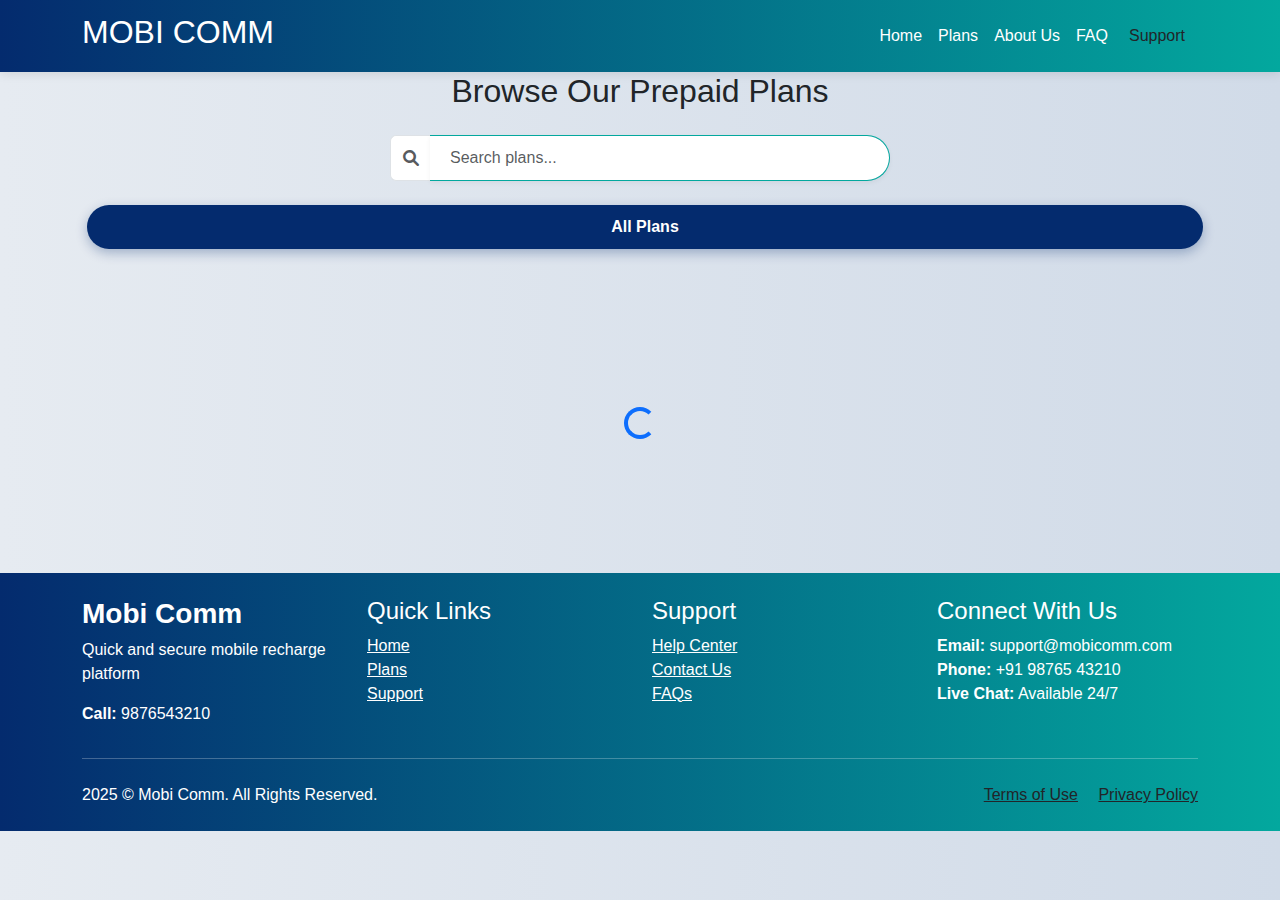
<file: userHTML/prepaidPlan.html>
<!DOCTYPE html>
<html lang="en">
<head>
    <meta charset="UTF-8">
    <meta name="viewport" content="width=device-width, initial-scale=1.0">
    <title>MobiComm Prepaid Plans</title>
    <link href="https://cdn.jsdelivr.net/npm/bootstrap@5.3.0-alpha1/dist/css/bootstrap.min.css" rel="stylesheet">
    <link rel="stylesheet" href="https://cdnjs.cloudflare.com/ajax/libs/font-awesome/6.0.0/css/all.min.css">
    <style>
        :root {
            --primary-color: #042b6e;    /* Deep Blue */
            --secondary-color: #03a89e;  /* Vibrant Teal */
            --tertiary-color: #f4c430;   /* Mustard Yellow */
            --light-color: #f0f2f5;      /* Light Gray */
            --dark-color: #343a40;       /* Dark Gray */
            --success-color: #28a745;    /* Green */
        }
        
        body {
            font-family: 'Segoe UI', Tahoma, Geneva, Verdana, sans-serif;
            background: linear-gradient(to right, #e6ebf1, #d1dbe8);
        }
        
        .navbar {
            background: linear-gradient(90deg, var(--primary-color), var(--secondary-color));
            box-shadow: 0 2px 10px rgba(0, 0, 0, 0.1);
        }
        
        .navbar-brand {
            font-weight: 700;
            color: white !important;
        }

        .navbar-nav a {
            color: white;
        }
        
        .nav-pills .nav-link {
            border-radius: 30px;
            padding: 10px 20px;
            margin: 0 5px;
            font-weight: 600;
            color: var(--dark-color);
            transition: all 0.3s ease;
        }
        
        .nav-pills .nav-link.active {
            background-color: var(--primary-color);
            color: white;
            box-shadow: 0 4px 12px rgba(4, 43, 110, 0.3);
        }
        
        .plan-card {
            border: none;
            border-radius: 15px;
            overflow: hidden;
            transition: transform 0.3s ease, box-shadow 0.3s ease;
            margin-bottom: 25px;
            background: white;
            box-shadow: 0 5px 15px rgba(0, 0, 0, 0.08);
        }
        
        .plan-card:hover {
            transform: translateY(-5px);
            box-shadow: 0 15px 30px rgba(0, 0, 0, 0.15);
        }
        
        .card-header {
            background: linear-gradient(45deg, var(--primary-color), var(--secondary-color));
            color: white;
            border: none;
            padding: 15px 20px;
        }
        
        .badge-custom {
            background: linear-gradient(45deg, var(--tertiary-color), #fff3b0);
            color: var(--dark-color);
            padding: 5px 10px;
            border-radius: 20px;
            font-size: 0.75rem;
            font-weight: 600;
            margin-right: 5px;
            box-shadow: 0 2px 5px rgba(0, 0, 0, 0.1);
        }
        
        .plan-price {
            font-size: 1.8rem;
            font-weight: 700;
            color: var(--primary-color);
            margin-bottom: 5px;
        }
        
        .plan-validity {
            font-size: 0.9rem;
            color: #6c757d;
            margin-bottom: 15px;
        }
        
        .feature-item {
            display: flex;
            align-items: center;
            margin-bottom: 12px;
        }
        
        .feature-icon {
            width: 30px;
            color: var(--secondary-color);
            margin-right: 10px;
            text-align: center;
        }
        
        .btn-view-details {
            background: linear-gradient(45deg, var(--primary-color), var(--secondary-color));
            border: none;
            border-radius: 30px;
            padding: 8px 20px;
            color: white;
            font-weight: 600;
            box-shadow: 0 4px 10px rgba(4, 43, 110, 0.3);
            transition: all 0.3s ease;
        }
        
        .btn-view-details:hover {
            transform: translateY(-2px);
            box-shadow: 0 6px 15px rgba(3, 168, 158, 0.4);
        }
        
        .btn-recharge {
            background-color: #a80348;
            border: none;
            border-radius: 30px;
            padding: 8px 20px;
            color: white;
            font-weight: 600;
            box-shadow: 0 4px 10px rgba(98, 205, 224, 0.3);
            transition: all 0.3s ease;
            margin-left: 10px; /* Space between buttons */
        }
        
        .btn-recharge:hover {
            transform: translateY(-2px);
            box-shadow: 0 6px 15px rgba(91, 112, 229, 0.4);
            background-color: #dd2471;
        }
        
        .loading-spinner {
            display: flex;
            justify-content: center;
            align-items: center;
            min-height: 300px;
        }
        
        .search-box {
            max-width: 500px;
            margin: 0 auto 20px;
        }
        
        .search-box .form-control {
            border-radius: 30px;
            padding: 10px 20px;
            box-shadow: 0 2px 5px rgba(0, 0, 0, 0.05);
            border: 1px solid var(--secondary-color);
        }
        
        /* Modal Styles */
        .modal-dialog {
            max-width: 500px;
            margin: 1.75rem auto;
        }
    
        .modal-content {
            border-radius: 15px;
            overflow: hidden;
            border: none;
            box-shadow: 0 10px 30px rgba(0, 0, 0, 0.2);
            background: white;
        }
    
        .modal-header {
            background: linear-gradient(45deg, var(--primary-color), var(--secondary-color));
            color: white;
            border-bottom: none;
            padding: 15px 20px;
            position: relative;
        }
    
        .modal-title {
            font-weight: 600;
            font-size: 1.5rem;
            letter-spacing: 0.5px;
        }
    
        .btn-close {
            filter: brightness(0) invert(1);
            opacity: 0.8;
            transition: opacity 0.2s ease;
        }
    
        .btn-close:hover {
            opacity: 1;
        }
    
        .modal-body {
            padding: 20px;
            color: var(--dark-color);
            font-size: 1rem;
            line-height: 1.6;
        }
    
        .modal-body p {
            margin-bottom: 15px;
        }
    
        .modal-body strong {
            color: var(--primary-color);
            font-weight: 600;
        }
    
        .modal-body .btn {
            border-radius: 25px;
            padding: 8px 20px;
            font-weight: 600;
            transition: all 0.3s ease;
        }
    
        .modal-body .btn-secondary {
            background-color: var(--tertiary-color);
            border: none;
            color: var(--dark-color);
        }
    
        .modal-body .btn-secondary:hover {
            background-color: #e0b028;
            transform: translateY(-2px);
        }
    
        .modal-body .btn-success {
            background-color: #042b6e;
            border: none;
            box-shadow: 0 4px 10px rgba(40, 167, 69, 0.3);
        }
    
        .modal-body .btn-success:hover {
            background-color: #03a89e;
            transform: translateY(-2px);
            box-shadow: 0 6px 15px rgba(40, 167, 69, 0.4);
        }
    
        .modal-body hr {
            border: 0;
            height: 1px;
            background: linear-gradient(to right, var(--primary-color), var(--secondary-color));
            margin: 20px 0;
        }

        /* Subscriber Info Card Button */
        .change-subscriber {
            border-color: var(--primary-color);
            color: var(--primary-color);
            font-size: 0.875rem;
            padding: 4px 12px;
            transition: all 0.3s ease;
        }

        .change-subscriber:hover {
            background-color: var(--primary-color);
            color: white;
            transform: translateY(-2px);
            box-shadow: 0 4px 10px rgba(4, 43, 110, 0.3);
        }

        footer{
            background: linear-gradient(90deg, var(--primary-color), var(--secondary-color));
        }
    </style>
</head> 
<body>
    <nav class="navbar navbar-expand-lg">
        <div class="container">
            <a class="navbar-brand" href="#">
                <h2><i class="bi bi-phone"></i>MOBI COMM</h2>
            </a>
            <button class="navbar-toggler" type="button" data-bs-toggle="collapse" data-bs-target="#navbarNav">
                <span class="navbar-toggler-icon"></span>
            </button>
            <div class="collapse navbar-collapse" id="navbarNav">
                <ul class="navbar-nav ms-auto">
                    <li class="nav-item"><a class="nav-link" href="index.html">Home</a></li>
                    <li class="nav-item"><a class="nav-link" href="index.html">Plans</a></li>
                    <li class="nav-item"><a class="nav-link" href="about.html">About Us</a></li>
                    <li class="nav-item"><a class="nav-link" href="#">FAQ</a></li>
                </ul>
                <a href="support.html" class="btn register-btn">Support</a>
            </div>
        </div>
    </nav>

    <div class="container">
        <h2 class="mb-4 text-center">Browse Our Prepaid Plans</h2>
        
        <div id="subscriber-info"></div>
        
        <div class="search-box mb-4">
            <div class="input-group">
                <span class="input-group-text bg-white border-end-0">
                    <i class="fas fa-search text-muted"></i>
                </span>
                <input type="text" class="form-control border-start-0" id="searchPlans" placeholder="Search plans...">
            </div>
        </div>
        
        <div class="row mb-4">
            <div class="col-12">
                <ul class="nav nav-pills nav-fill" id="categoryTabs">
                    <li class="nav-item">
                        <a class="nav-link active" href="#" data-category="all">All Plans</a>
                    </li>
                </ul>
            </div>
        </div>
        
        <div class="row" id="plans-container">
            <div class="col-12 loading-spinner">
                <div class="spinner-border text-primary" role="status">
                    <span class="visually-hidden">Loading...</span>
                </div>
            </div>
        </div>
    </div>
    
    <div class="modal fade" id="planDetailModal" tabindex="-1" aria-hidden="true">
        <div class="modal-dialog">
            <div class="modal-content">
                <div class="modal-header">
                    <h5 class="modal-title" id="modalPlanName">Plan Details</h5>
                    <button type="button" class="btn-close" data-bs-dismiss="modal" aria-label="Close"></button>
                </div>
                <div class="modal-body" id="modalPlanDetails">
                    <p>Loading plan details...</p>
                </div>
            </div>
        </div>
    </div>

    <!-- Footer -->
    <footer class="footer text-white pt-4">
        <div class="container">
            <div class="row text-center text-md-start gy-3">
                <div class="col-md-6 col-lg-3">
                    <h3 class="fw-bold">Mobi Comm</h3>
                    <p>Quick and secure mobile recharge platform</p>
                    <p><strong>Call:</strong> 9876543210</p>
                </div>
                <div class="col-md-6 col-lg-3">
                    <h4>Quick Links</h4>
                    <ul class="list-unstyled">
                        <li><a href="index.html" class=" d-block text-white">Home</a></li>
                        <li><a href="index.html" class=" d-block text-white">Plans</a></li>
                        <li><a href="support.html" class=" d-block text-white">Support</a></li>
                    </ul>
                </div>
                <div class="col-md-6 col-lg-3">
                    <h4>Support</h4>
                    <ul class="list-unstyled">
                        <li class="d-block"><a href="support.html" class="text-white">
                            Help Center
                        </a></li>
                        <li class="d-block"><a href="support.html" class="text-white">
                            Contact Us
                        </a></li>
                        <li class="d-block">
                            <a href="support.html" class="text-white">
                                FAQs
                            </a>
                        </li>
                    </ul>
                </div>
                <div class="col-md-6 col-lg-3">
                    <h4>Connect With Us</h4>
                              <ul class="list-unstyled">
                        <li><strong>Email:</strong> support@mobicomm.com</li>
                        <li><strong>Phone:</strong> +91 98765 43210</li>
                        <li><strong>Live Chat:</strong> Available 24/7</li>
                    </ul>
                </div>
            </div>
            <hr>
            <div class="d-md-flex justify-content-between text-center py-2">
                <p class="mb-2 mb-md-0">2025 © Mobi Comm. All Rights Reserved.</p>
                <p>
                    <a href="#" class="text-dark me-3">Terms of Use</a>
                    <a href="#" class="text-dark">Privacy Policy</a>
                </p>
            </div>
        </div>
    </footer>

    <script src="https://cdn.jsdelivr.net/npm/bootstrap@5.3.0-alpha1/dist/js/bootstrap.bundle.min.js"></script>
    <script src="https://checkout.razorpay.com/v1/checkout.js"></script>
    <script>
        // Constants
        const API_BASE_URL = 'http://localhost:8015';
        const AUTH_TOKEN_KEY = 'mobi_comm_auth_token';
        const TOKEN_EXPIRY_KEY = 'mobi_comm_token_expiry';
    
        // DOM Elements
        const categoryTabs = document.getElementById('categoryTabs');
        const plansContainer = document.getElementById('plans-container');
        const searchInput = document.getElementById('searchPlans');
        const modalPlanName = document.getElementById("modalPlanName");
        const modalPlanDetails = document.getElementById("modalPlanDetails");
    
        // Initialize plans data and categories
        let plansData = [];
        let categories = new Set();
    
        // Event listeners
        document.addEventListener('DOMContentLoaded', initializeApp);
        searchInput?.addEventListener('input', filterPlans);
        plansContainer?.addEventListener('click', handlePlanDetailsClick);
    
        // Initialize the modal
        const planDetailModal = new bootstrap.Modal(document.getElementById('planDetailModal'));
    
        async function initializeApp() {
            try {
                await refreshTokenIfNeeded();
                await fetchAllPlans();
                loadSubscriberInfo();
            } catch (error) {
                console.error('Initialization error:', error);
            }
        }
    
        async function refreshTokenIfNeeded() {
            const token = localStorage.getItem(AUTH_TOKEN_KEY);
            const expiryTime = localStorage.getItem(TOKEN_EXPIRY_KEY);
            
            if (!token || !expiryTime || Date.now() > (parseInt(expiryTime) - 300000)) {
                await getNewToken();
            }
        }
    
        async function getNewToken() {
            try {
                const response = await fetch(`${API_BASE_URL}/auth/login`, {
                    method: 'POST',
                    headers: { 'Content-Type': 'application/json' },
                    body: JSON.stringify({ username: 'user1', password: 'user1' })
                });
                if (!response.ok) throw new Error(`Failed to authenticate: ${response.status}`);
                const data = await response.json();
                localStorage.setItem(AUTH_TOKEN_KEY, data.accessToken);
                localStorage.setItem(TOKEN_EXPIRY_KEY, Date.now() + 24 * 60 * 60 * 1000);
                return data.accessToken;
            } catch (error) {
                console.error('Token refresh error:', error);
                throw error;
            }
        }
    
        async function getToken() {
            await refreshTokenIfNeeded();
            return localStorage.getItem(AUTH_TOKEN_KEY);
        }
    
        function loadSubscriberInfo() {
            const subscriberData = sessionStorage.getItem('current_subscriber');
            if (subscriberData) {
                const subscriber = JSON.parse(subscriberData);
                const subscriberInfoElement = document.getElementById('subscriber-info');
                if (subscriberInfoElement) {
                    subscriberInfoElement.innerHTML = `
                        <div class="card mb-4">
                            <div class="card-body">
                                <div class="d-flex justify-content-between align-items-center">
                                    <h5 class="card-title mb-0">Subscriber Information</h5>
                                    <button class="btn btn-sm btn-outline-primary change-subscriber" onclick="window.location.href='index.html'">Change</button>
                                </div>
                                <p class="mt-3"><strong>Mobile:</strong> ${subscriber.mobileNumber || subscriber.mobile || 'N/A'}</p>
                                <p><strong>Name:</strong> ${subscriber.name || 'N/A'}</p>
                                ${subscriber.currentPlan ? `<p><strong>Current Plan:</strong> ${subscriber.currentPlan}</p>` : ''}
                            </div>
                        </div>
                    `;
                }
            }
        }
    
        async function fetchAllPlans() {
            try {
                showLoadingSpinner();
                const token = await getToken();
                const response = await fetch(`${API_BASE_URL}/api/plans`, {
                    method: 'GET',
                    headers: {
                        'Authorization': `Bearer ${token}`,
                        'Content-Type': 'application/json'
                    }
                });
    
                if (!response.ok) {
                    throw new Error(`Failed to fetch plans: ${response.status}`);
                }
    
                plansData = await response.json();
                console.log('Fetched plans:', plansData);
                loadCategories(plansData);
                renderPlans(plansData); // Initially show all plans
            } catch (error) {
                console.error('Error fetching plans:', error);
                plansContainer.innerHTML = `
                    <div class="col-12 text-center">
                        <div class="alert alert-danger">
                            <strong>Error!</strong> Failed to load plans: ${error.message}
                        </div>
                    </div>
                `;
            }
        }
    
        function filterPlans() {
            const searchTerm = searchInput.value.toLowerCase();
            const activeCategory = categoryTabs.querySelector('.nav-link.active')?.getAttribute('data-category') || 'all';
            
            let filteredPlans = plansData.filter(plan => 
                (plan.planName?.toLowerCase().includes(searchTerm) || 
                 plan.description?.toLowerCase().includes(searchTerm) ||
                 plan.category?.toLowerCase().includes(searchTerm))
            );
    
            if (activeCategory !== 'all') {
                filteredPlans = filteredPlans.filter(plan => plan.category === activeCategory);
            }
            
            renderPlans(filteredPlans);
        }
    
        function showLoadingSpinner() {
            if (plansContainer) {
                plansContainer.innerHTML = `
                    <div class="col-12 loading-spinner">
                        <div class="spinner-border text-primary" role="status">
                            <span class="visually-hidden">Loading...</span>
                        </div>
                    </div>
                `;
            }
        }
    
        function renderPlans(plans) {
            if (!plansContainer) return;
            
            if (!plans || plans.length === 0) {
                plansContainer.innerHTML = `<div class="col-12 text-center"><p>No plans found.</p></div>`;
                return;
            }
            
            let html = '';
            plans.forEach(plan => {
                // Remove .toFixed(2) for card display to show whole numbers only
                const price = plan.amount ? Math.floor(plan.amount) : '0';
                
                html += `
                    <div class="col-md-6 col-lg-4">
                        <div class="card plan-card">
                            <div class="card-header">
                                <h5 class="mb-0">${plan.planName || 'Unnamed Plan'}</h5>
                                <span class="badge-custom">${plan.category || 'Uncategorized'}</span>
                            </div>
                            <div class="card-body">
                                <div class="plan-price">₹${price}</div>
                                <div class="plan-validity">${plan.validity || 'N/A'} days validity</div>
                                <div class="plan-features mb-3">
                                    <div class="feature-item">
                                        <div class="feature-icon"><i class="fas fa-wifi"></i></div>
                                        <div>${plan.data || 'N/A'} data</div>
                                    </div>
                                    <div class="feature-item">
                                        <div class="feature-icon"><i class="fas fa-phone-alt"></i></div>
                                        <div>${plan.voice || 'N/A'}</div>
                                    </div>
                                    <div class="feature-item">
                                        <div class="feature-icon"><i class="fas fa-sms"></i></div>
                                        <div>${plan.sms || 'N/A'} SMS</div>
                                    </div>
                                </div>
                                <div class="d-flex justify-content-between">
                                    <button class="btn btn-view-details" data-plan-id="${plan.id}">View Details</button>
                                    <button class="btn btn-recharge" onclick="rechargePlan('${plan.id}')">Recharge</button>
                                </div>
                            </div>
                        </div>
                    </div>
                `;
            });
            plansContainer.innerHTML = html;
        }
    
        function loadCategories(plans) {
            if (!categoryTabs) return;
            
            categories = new Set(plans.map(plan => plan.category).filter(cat => cat));
            let categoryTabsHTML = `
                <li class="nav-item">
                    <a class="nav-link active" href="#" data-category="all">All Plans</a>
                </li>
            `;
            
            categories.forEach(category => {
                categoryTabsHTML += `
                    <li class="nav-item">
                        <a class="nav-link" href="#" data-category="${category}">${category}</a>
                    </li>
                `;
            });
            
            categoryTabs.innerHTML = categoryTabsHTML;
            
            categoryTabs.querySelectorAll('.nav-link').forEach(tab => {
                tab.addEventListener('click', function(e) {
                    e.preventDefault();
                    categoryTabs.querySelectorAll('.nav-link').forEach(t => t.classList.remove('active'));
                    this.classList.add('active');
                    const selectedCategory = this.getAttribute('data-category');
                    filterPlansByCategory(selectedCategory);
                });
            });
        }
    
        function filterPlansByCategory(category) {
            const searchTerm = searchInput?.value.toLowerCase() || '';
            let filteredPlans = plansData;
            
            if (category !== 'all') {
                filteredPlans = plansData.filter(plan => plan.category === category);
            }
            
            if (searchTerm) {
                filteredPlans = filteredPlans.filter(plan => 
                    (plan.planName?.toLowerCase().includes(searchTerm) || 
                     plan.description?.toLowerCase().includes(searchTerm) ||
                     plan.category?.toLowerCase().includes(searchTerm))
                );
            }
            
            renderPlans(filteredPlans);
        }
    
        function handlePlanDetailsClick(e) {
            const button = e.target.closest('.btn-view-details');
            if (button) {
                const planId = button.getAttribute('data-plan-id');
                showPlanDetails(planId);
                planDetailModal.show();
            }
        }
    
        function showPlanDetails(planId) {
            const plan = plansData.find(p => String(p.id) === String(planId));
            
            if (!plan) {
                modalPlanName.textContent = 'Error';
                modalPlanDetails.innerHTML = '<p>Plan not found. Please try again.</p>';
                console.error('Plan not found for ID:', planId);
                return;
            }
    
            modalPlanName.textContent = plan.planName || 'Unnamed Plan';
            // Keep decimals in the modal details
            modalPlanDetails.innerHTML = `
                <p><strong>Price:</strong> ₹${plan.amount?.toFixed(2) || '0.00'}</p>
                <p><strong>Validity:</strong> ${plan.validity || 'N/A'} days</p>
                <p><strong>Benefits:</strong> ${plan.data || 'N/A'} Data, ${plan.voice || 'N/A'}, ${plan.sms || 'N/A'} SMS</p>
                <p><strong>Description:</strong> ${plan.description || "No description available."}</p>
                <hr>
                <p><strong>Terms & Conditions:</strong> ${plan.termsandcondition || "Standard terms apply."}</p>
                <div class="d-flex justify-content-between mt-3">
                    <button class="btn btn-secondary" data-bs-dismiss="modal">Close</button>
                    <button class="btn btn-success" onclick="rechargePlan('${plan.id}')">Recharge Now</button>
                </div>
            `;
        }
    
        async function rechargePlan(planId) {
            const subscriberData = sessionStorage.getItem('current_subscriber');
            if (!subscriberData) {
                alert('Please validate your mobile number first');
                window.location.href = 'index.html';
                return;
            }
    
            const subscriber = JSON.parse(subscriberData);
            const plan = plansData.find(p => String(p.id) === String(planId));
    
            if (!plan) {
                alert('Plan not found. Please try again.');
                return;
            }
    
            const rechargeData = {
                mobileNumber: subscriber.mobileNumber || subscriber.mobile,
                planId: planId,
                planName: plan.planName,
                amount: plan.amount,
                validity: plan.validity,
                data: plan.data,
                voice: plan.voice,
                sms: plan.sms
            };
            sessionStorage.setItem('pending_recharge', JSON.stringify(rechargeData));
            window.location.href = 'payment.html';
        }
    </script>
</body>
</html>
</file>
